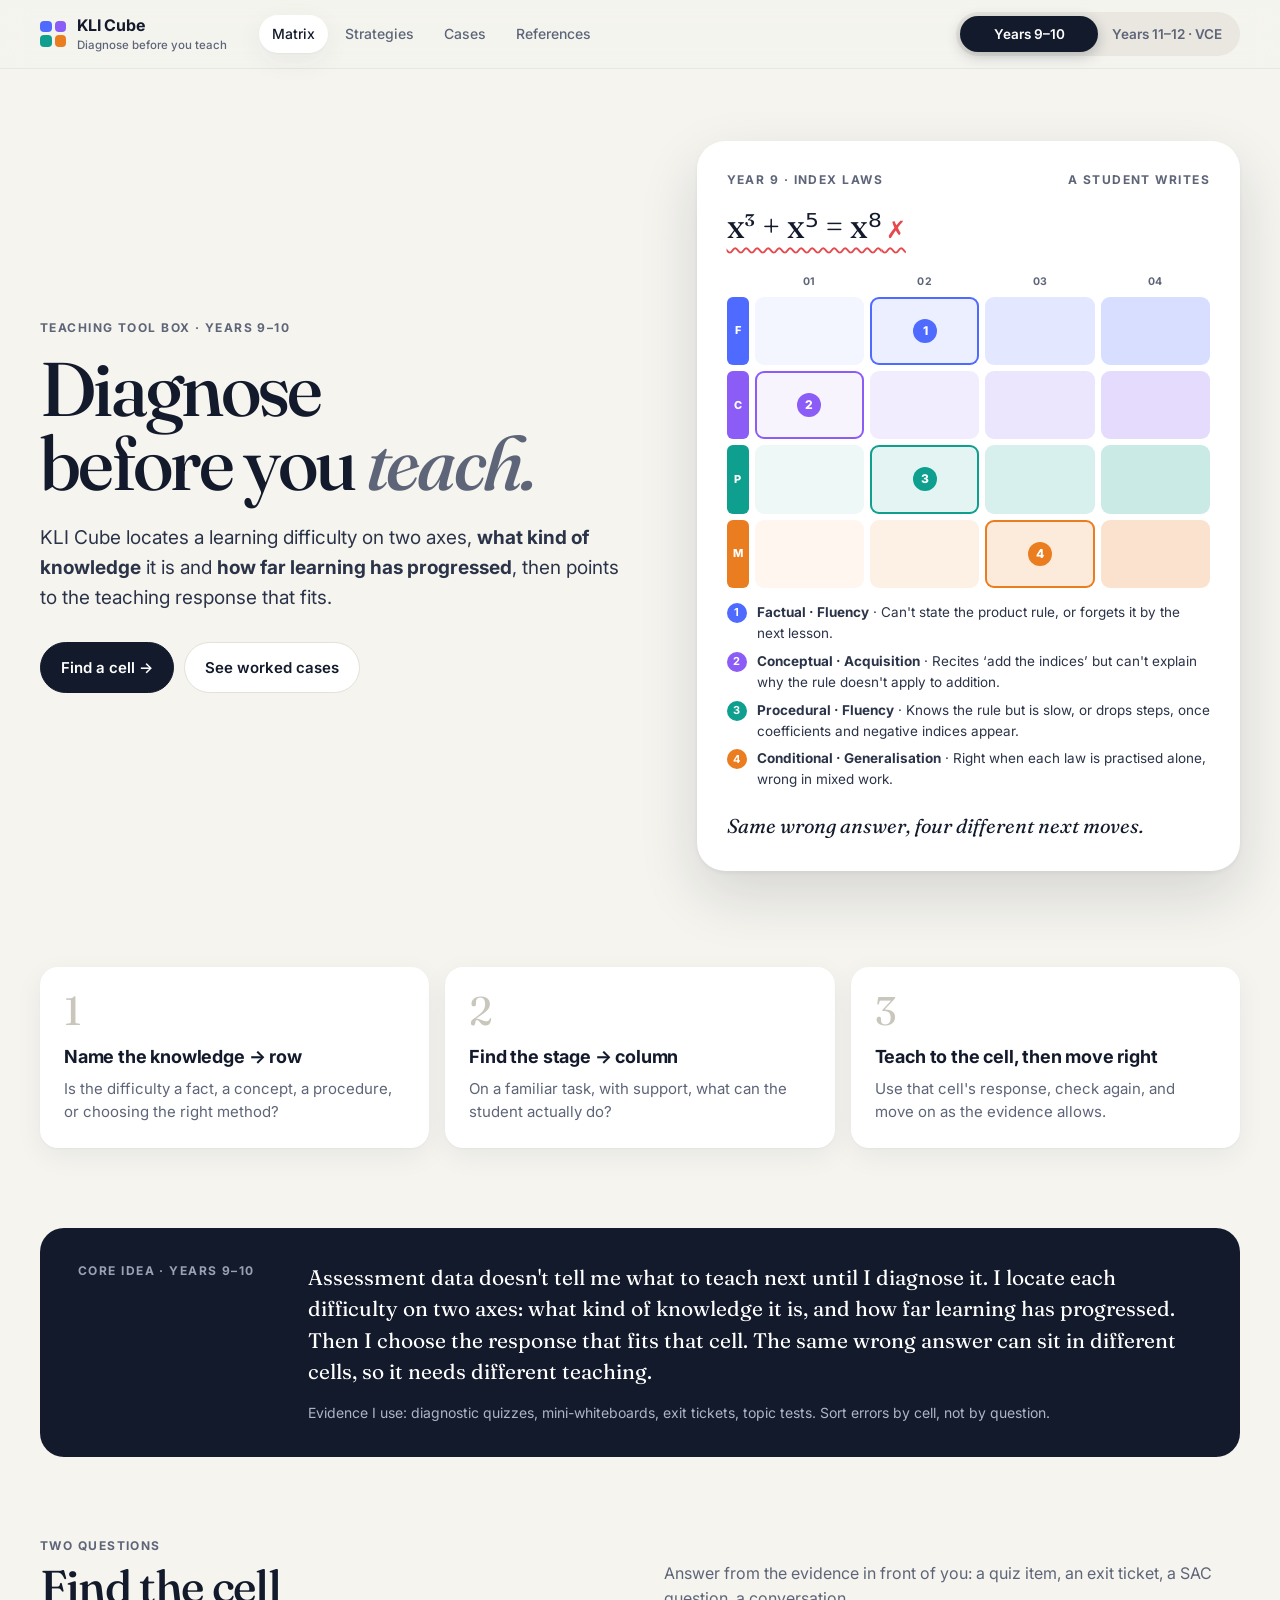
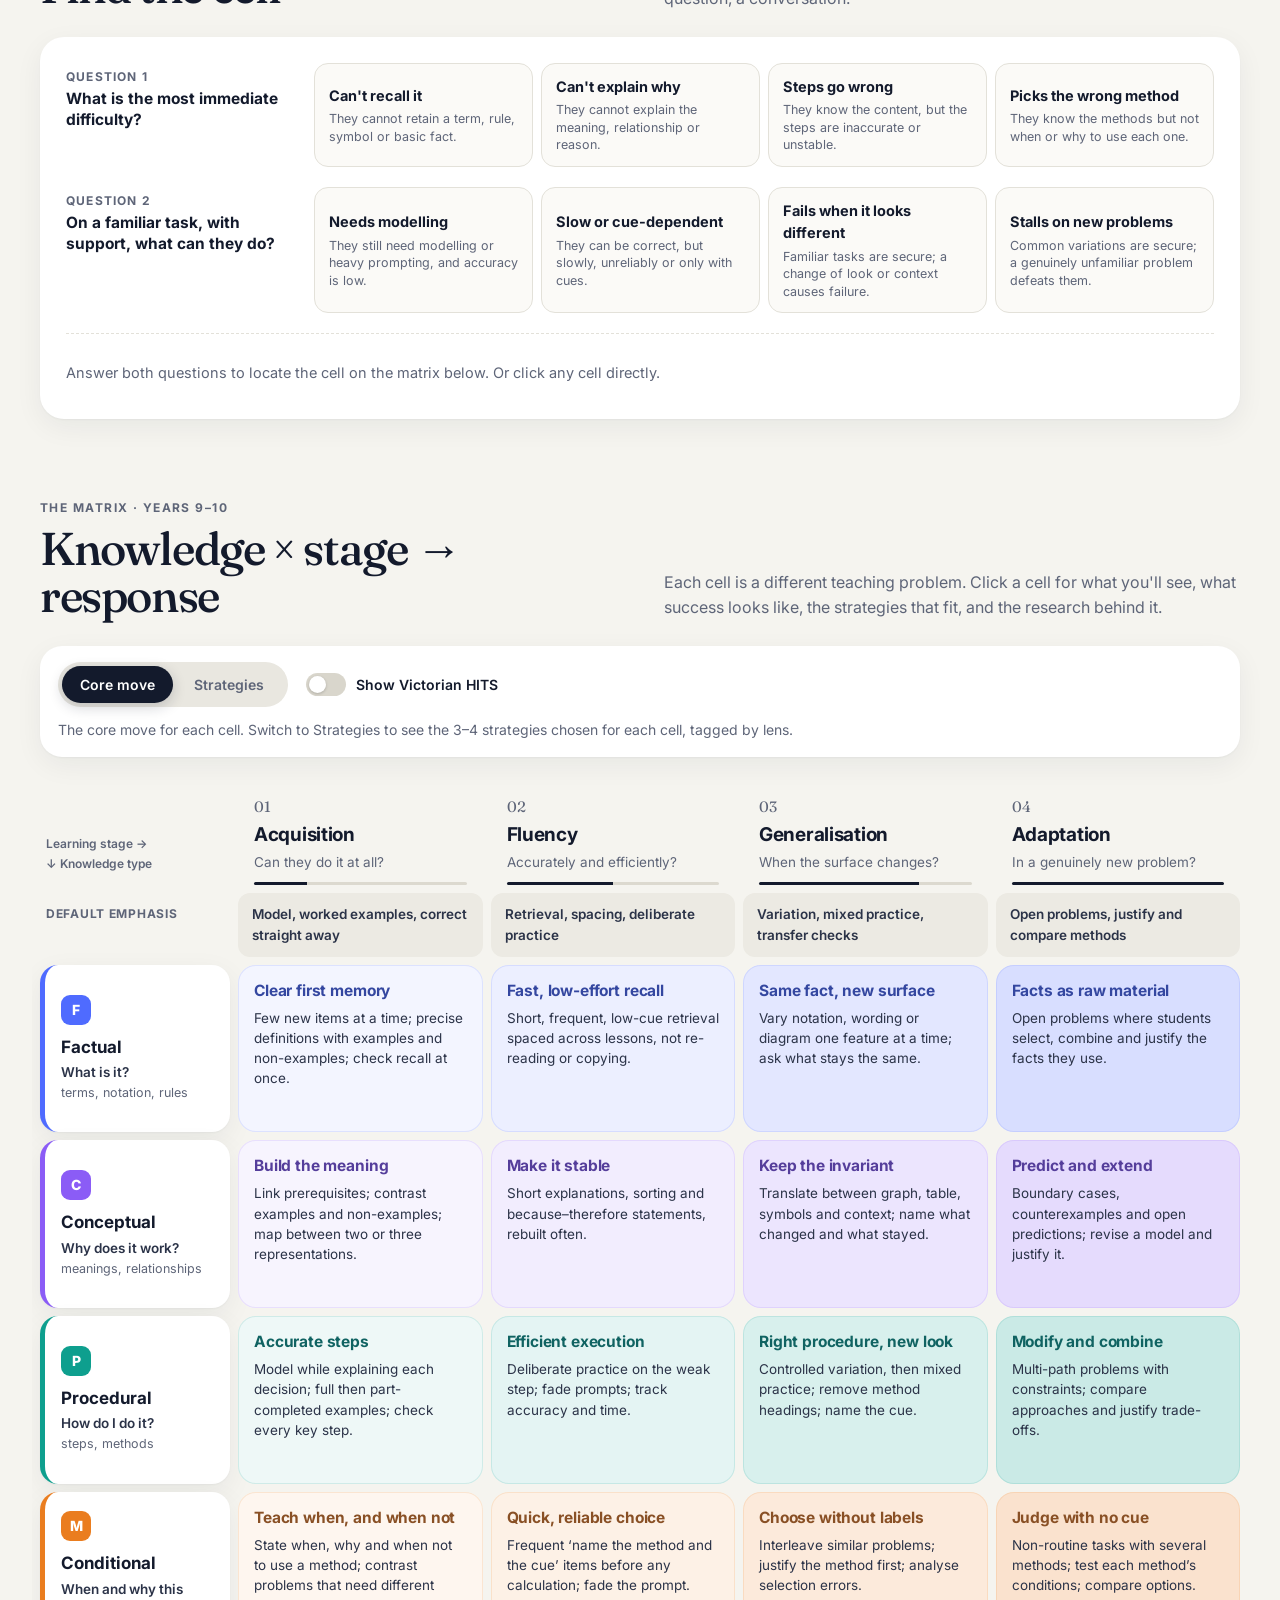
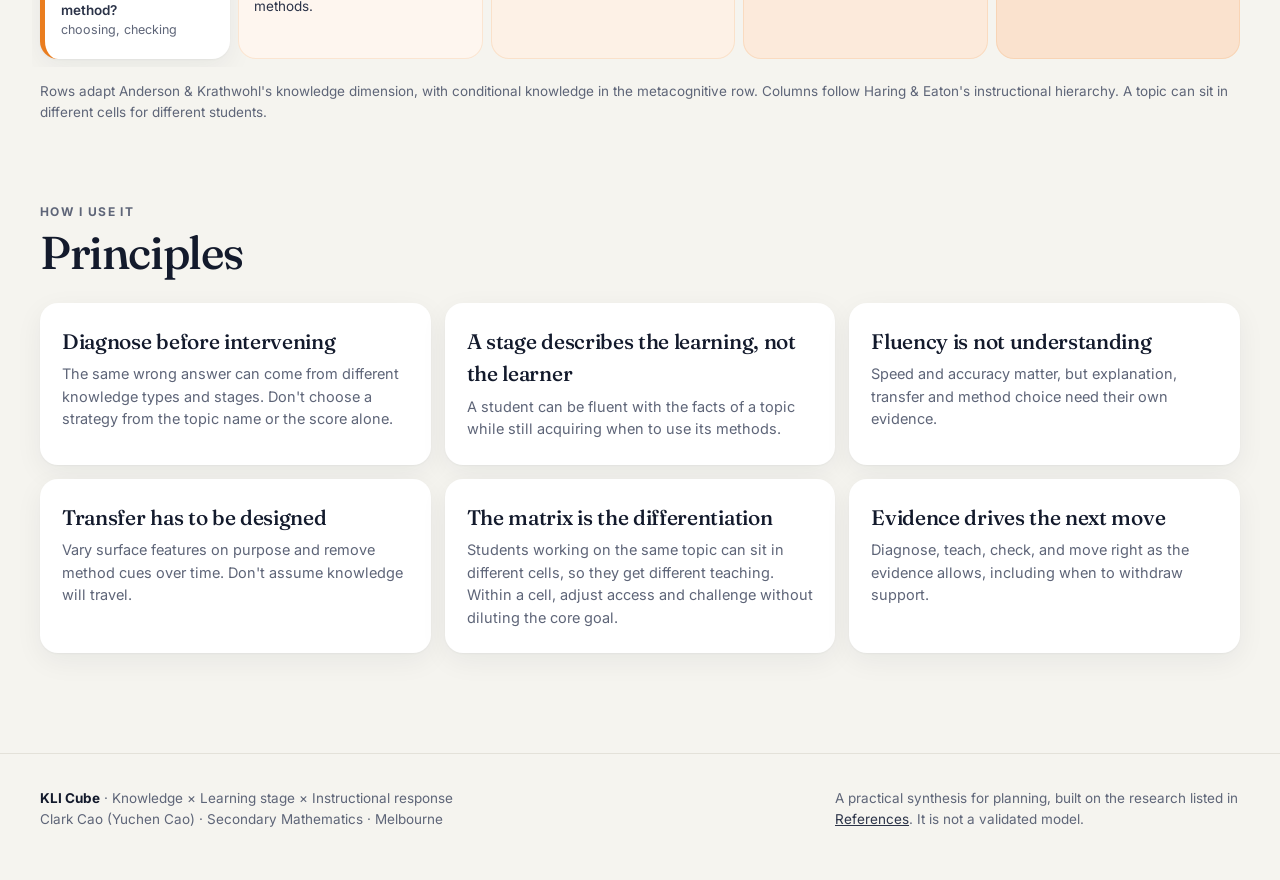
<file: index.html>
<!DOCTYPE html>
<html lang="en-AU">
<head>
<meta charset="utf-8">
<meta name="viewport" content="width=device-width, initial-scale=1">
<title>KLI Cube · Diagnose before you teach</title>
<meta name="description" content="A 4×4 diagnose matrix for secondary mathematics: locate a learning difficulty by knowledge type and learning stage, then choose the teaching response that fits.">
<meta property="og:title" content="KLI Cube · Diagnose before you teach">
<meta property="og:description" content="A 4×4 diagnose matrix for secondary mathematics: locate a learning difficulty by knowledge type and learning stage, then choose the teaching response that fits.">
<link rel="icon" href="assets/favicon.svg" type="image/svg+xml">
<link rel="preconnect" href="https://fonts.googleapis.com">
<link rel="preconnect" href="https://fonts.gstatic.com" crossorigin>
<link href="https://fonts.googleapis.com/css2?family=Fraunces:ital,opsz,wght@0,9..144,400;0,9..144,500;1,9..144,400;1,9..144,500&family=Inter:wght@400;500;600;700;800&display=swap" rel="stylesheet">
<link rel="stylesheet" href="assets/style.css">
<script>try{var l=new URLSearchParams(location.search).get("level")||localStorage.getItem("kli-level");if(l)document.documentElement.dataset.level=l}catch(e){}</script>
</head>
<body data-page="home">
<header class="topbar">
  <div class="shell">
    <a class="brand" href="index.html" data-keep-level><span class="brand-mark"><i></i><i></i><i></i><i></i></span><span>KLI Cube<small>Diagnose before you teach</small></span></a>
    <nav class="nav" aria-label="Main"><a href="index.html" data-keep-level aria-current="page">Matrix</a><a href="strategies.html" data-keep-level>Strategies</a><a href="cases.html" data-keep-level>Cases</a><a href="references.html" data-keep-level>References</a></nav>
    <div class="level-toggle" role="group" aria-label="Year band" data-level="junior">
      <span class="thumb"></span>
      <button data-level="junior" aria-pressed="true">Years 9–10</button>
      <button data-level="senior" aria-pressed="false">Years 11–12 · VCE</button>
    </div>
  </div>
</header>
<main>
  <div class="shell">
    <section class="hero">
      <div>
        <div class="eyebrow">Teaching Tool Box · <span data-level-label>Years 9–10</span></div>
        <h1>Diagnose<br>before you <em>teach.</em></h1>
        <p class="lead">KLI Cube locates a learning difficulty on two axes, <strong>what kind of knowledge</strong> it is and <strong>how far learning has progressed</strong>, then points to the teaching response that fits.</p>
        <div class="btn-row">
          <a class="btn primary" href="#find">Find a cell →</a>
          <a class="btn" href="cases.html" data-keep-level>See worked cases</a>
        </div>
      </div>
      <div class="demo" id="demo" data-swap></div>
    </section>

    <section class="block reveal">
      <div class="steps">
        <div class="step"><div class="num">1</div><h3>Name the knowledge → row</h3><p>Is the difficulty a fact, a concept, a procedure, or choosing the right method?</p></div>
        <div class="step"><div class="num">2</div><h3>Find the stage → column</h3><p>On a familiar task, with support, what can the student actually do?</p></div>
        <div class="step"><div class="num">3</div><h3>Teach to the cell, then move right</h3><p>Use that cell's response, check again, and move on as the evidence allows.</p></div>
      </div>
    </section>

    <section class="block reveal"><div class="core-idea" id="core" data-swap></div></section>

    <section class="block" id="find">
      <div class="section-head reveal">
        <div><div class="eyebrow">Two questions</div><h2>Find the cell</h2></div>
        <p>Answer from the evidence in front of you: a quiz item, an exit ticket, a SAC question, a conversation.</p>
      </div>
      <div class="finder reveal" id="finder"></div>
    </section>

    <section class="block" id="matrix-section">
      <div class="section-head reveal">
        <div><div class="eyebrow">The matrix · <span data-level-label>Years 9–10</span></div><h2>Knowledge × stage → response</h2></div>
        <p>Each cell is a different teaching problem. Click a cell for what you'll see, what success looks like, the strategies that fit, and the research behind it.</p>
      </div>
      <div class="lens-panel reveal">
        <div class="view-row">
          <div class="seg" id="view-seg" role="group" aria-label="Show in each cell">
            <button data-view="core" aria-pressed="true">Core move</button>
            <button data-view="strategies" aria-pressed="false">Strategies</button>
          </div>
          <label class="switch"><input type="checkbox" id="hits-switch"><span class="track" aria-hidden="true"></span>Show Victorian HITS</label>
        </div>
        <div class="lens-bar" id="lens-filter" role="group" aria-label="Filter strategies by lens" hidden></div>
        <p class="lens-q" id="lens-question"></p>
      </div>
      <div class="matrix-scroll reveal"><div class="matrix" id="matrix" data-swap></div></div>
      <p class="matrix-note">Rows adapt Anderson &amp; Krathwohl's knowledge dimension, with conditional knowledge in the metacognitive row. Columns follow Haring &amp; Eaton's instructional hierarchy. A topic can sit in different cells for different students.</p>
    </section>

    <section class="block">
      <div class="section-head reveal"><div><div class="eyebrow">How I use it</div><h2>Principles</h2></div></div>
      <div class="principles reveal" id="principles" data-swap></div>
    </section>
  </div>
</main>
<dialog class="drawer" id="drawer" aria-label="Cell detail"></dialog>

<footer class="footer">
  <div class="shell">
    <div><strong style="color:var(--ink)">KLI Cube</strong> · Knowledge × Learning stage × Instructional response<br>Clark Cao (Yuchen Cao) · Secondary Mathematics · Melbourne</div>
    <div style="max-width:30em">A practical synthesis for planning, built on the research listed in <a href="references.html" data-keep-level>References</a>. It is not a validated model.</div>
  </div>
</footer>
<script src="assets/data.js"></script>
<script src="assets/strategies.js"></script>
<script src="assets/app.js"></script>
</body>
</html>
</file>
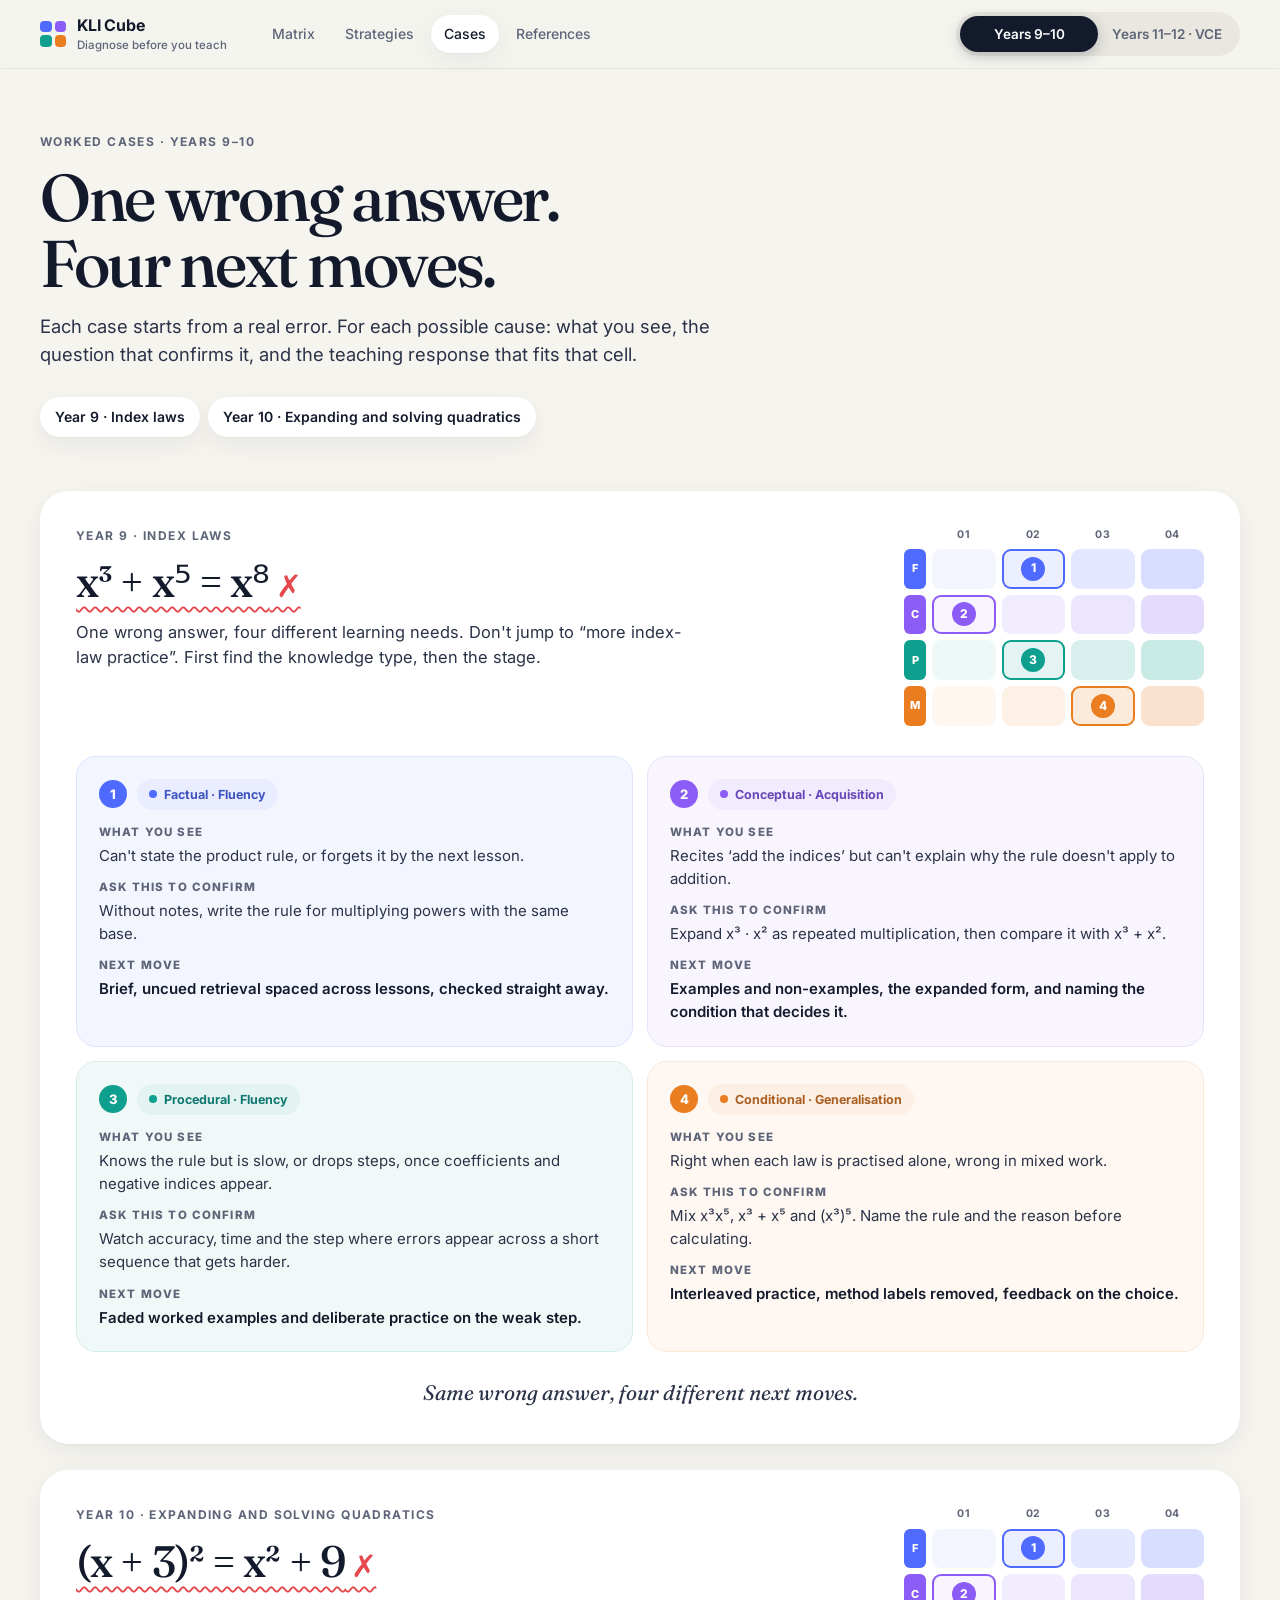
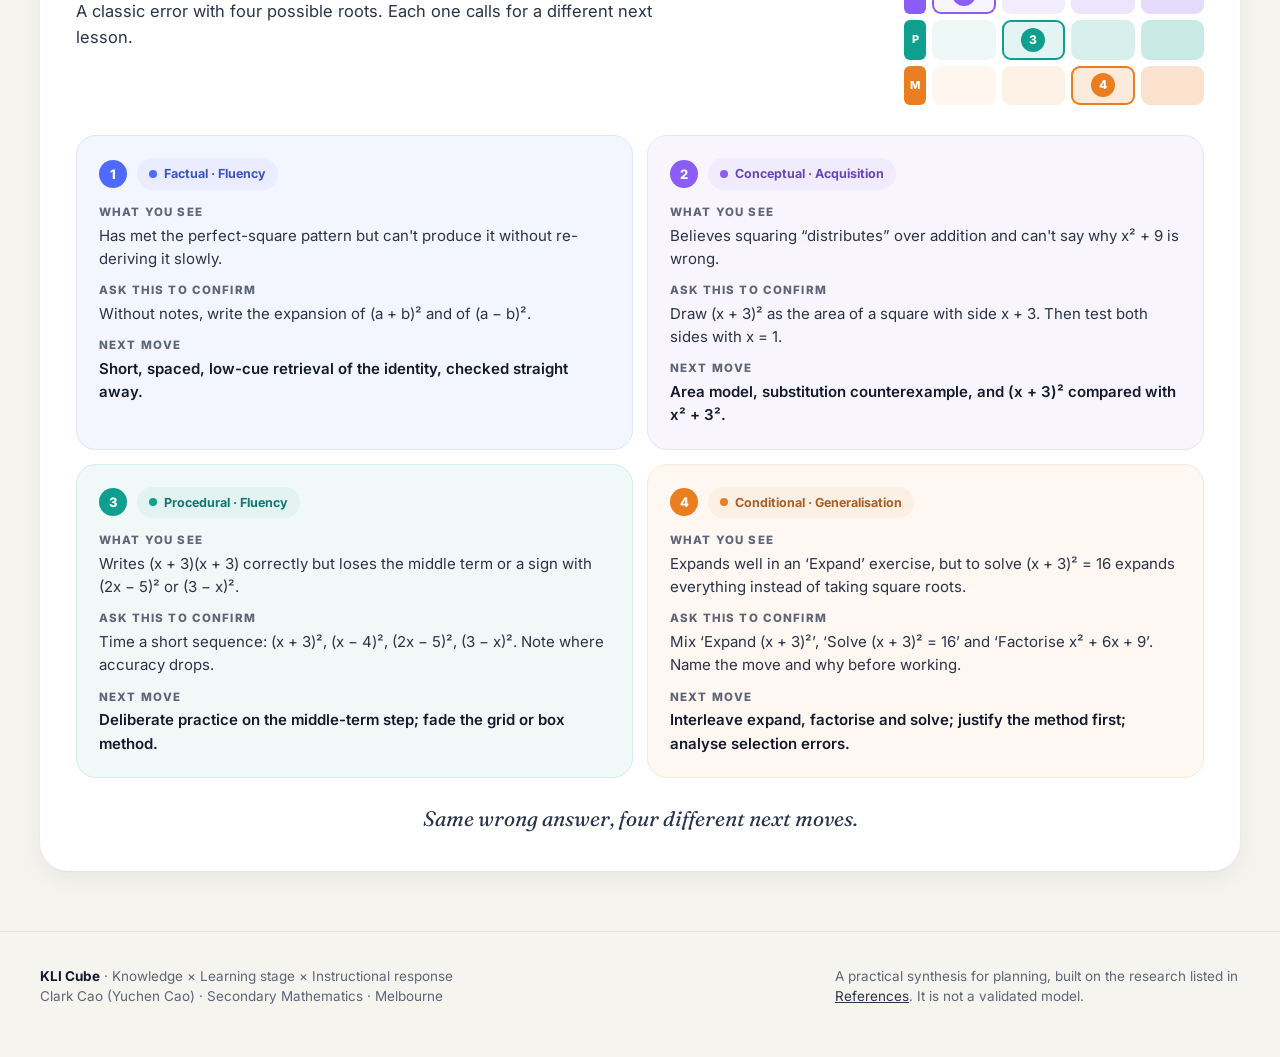
<file: cases.html>
<!DOCTYPE html>
<html lang="en-AU">
<head>
<meta charset="utf-8">
<meta name="viewport" content="width=device-width, initial-scale=1">
<title>Cases · KLI Cube</title>
<meta name="description" content="Worked cases: the same wrong answer in mathematics can sit in four different cells and need four different next moves.">
<meta property="og:title" content="Cases · KLI Cube">
<meta property="og:description" content="Worked cases: the same wrong answer in mathematics can sit in four different cells and need four different next moves.">
<link rel="icon" href="assets/favicon.svg" type="image/svg+xml">
<link rel="preconnect" href="https://fonts.googleapis.com">
<link rel="preconnect" href="https://fonts.gstatic.com" crossorigin>
<link href="https://fonts.googleapis.com/css2?family=Fraunces:ital,opsz,wght@0,9..144,400;0,9..144,500;1,9..144,400;1,9..144,500&family=Inter:wght@400;500;600;700;800&display=swap" rel="stylesheet">
<link rel="stylesheet" href="assets/style.css">
<script>try{var l=new URLSearchParams(location.search).get("level")||localStorage.getItem("kli-level");if(l)document.documentElement.dataset.level=l}catch(e){}</script>
</head>
<body data-page="cases">
<header class="topbar">
  <div class="shell">
    <a class="brand" href="index.html" data-keep-level><span class="brand-mark"><i></i><i></i><i></i><i></i></span><span>KLI Cube<small>Diagnose before you teach</small></span></a>
    <nav class="nav" aria-label="Main"><a href="index.html" data-keep-level>Matrix</a><a href="strategies.html" data-keep-level>Strategies</a><a href="cases.html" data-keep-level aria-current="page">Cases</a><a href="references.html" data-keep-level>References</a></nav>
    <div class="level-toggle" role="group" aria-label="Year band" data-level="junior">
      <span class="thumb"></span>
      <button data-level="junior" aria-pressed="true">Years 9–10</button>
      <button data-level="senior" aria-pressed="false">Years 11–12 · VCE</button>
    </div>
  </div>
</header>
<main>
  <div class="shell">
    <section class="page-hero">
      <div class="eyebrow">Worked cases · <span data-level-label>Years 9–10</span></div>
      <h1>One wrong answer.<br>Four next moves.</h1>
      <p>Each case starts from a real error. For each possible cause: what you see, the question that confirms it, and the teaching response that fits that cell.</p>
      <div class="case-tabs" id="case-tabs"></div>
    </section>
    <div id="cases" data-swap></div>
  </div>
</main>

<footer class="footer">
  <div class="shell">
    <div><strong style="color:var(--ink)">KLI Cube</strong> · Knowledge × Learning stage × Instructional response<br>Clark Cao (Yuchen Cao) · Secondary Mathematics · Melbourne</div>
    <div style="max-width:30em">A practical synthesis for planning, built on the research listed in <a href="references.html" data-keep-level>References</a>. It is not a validated model.</div>
  </div>
</footer>
<script src="assets/data.js"></script>
<script src="assets/strategies.js"></script>
<script src="assets/app.js"></script>
</body>
</html>
</file>
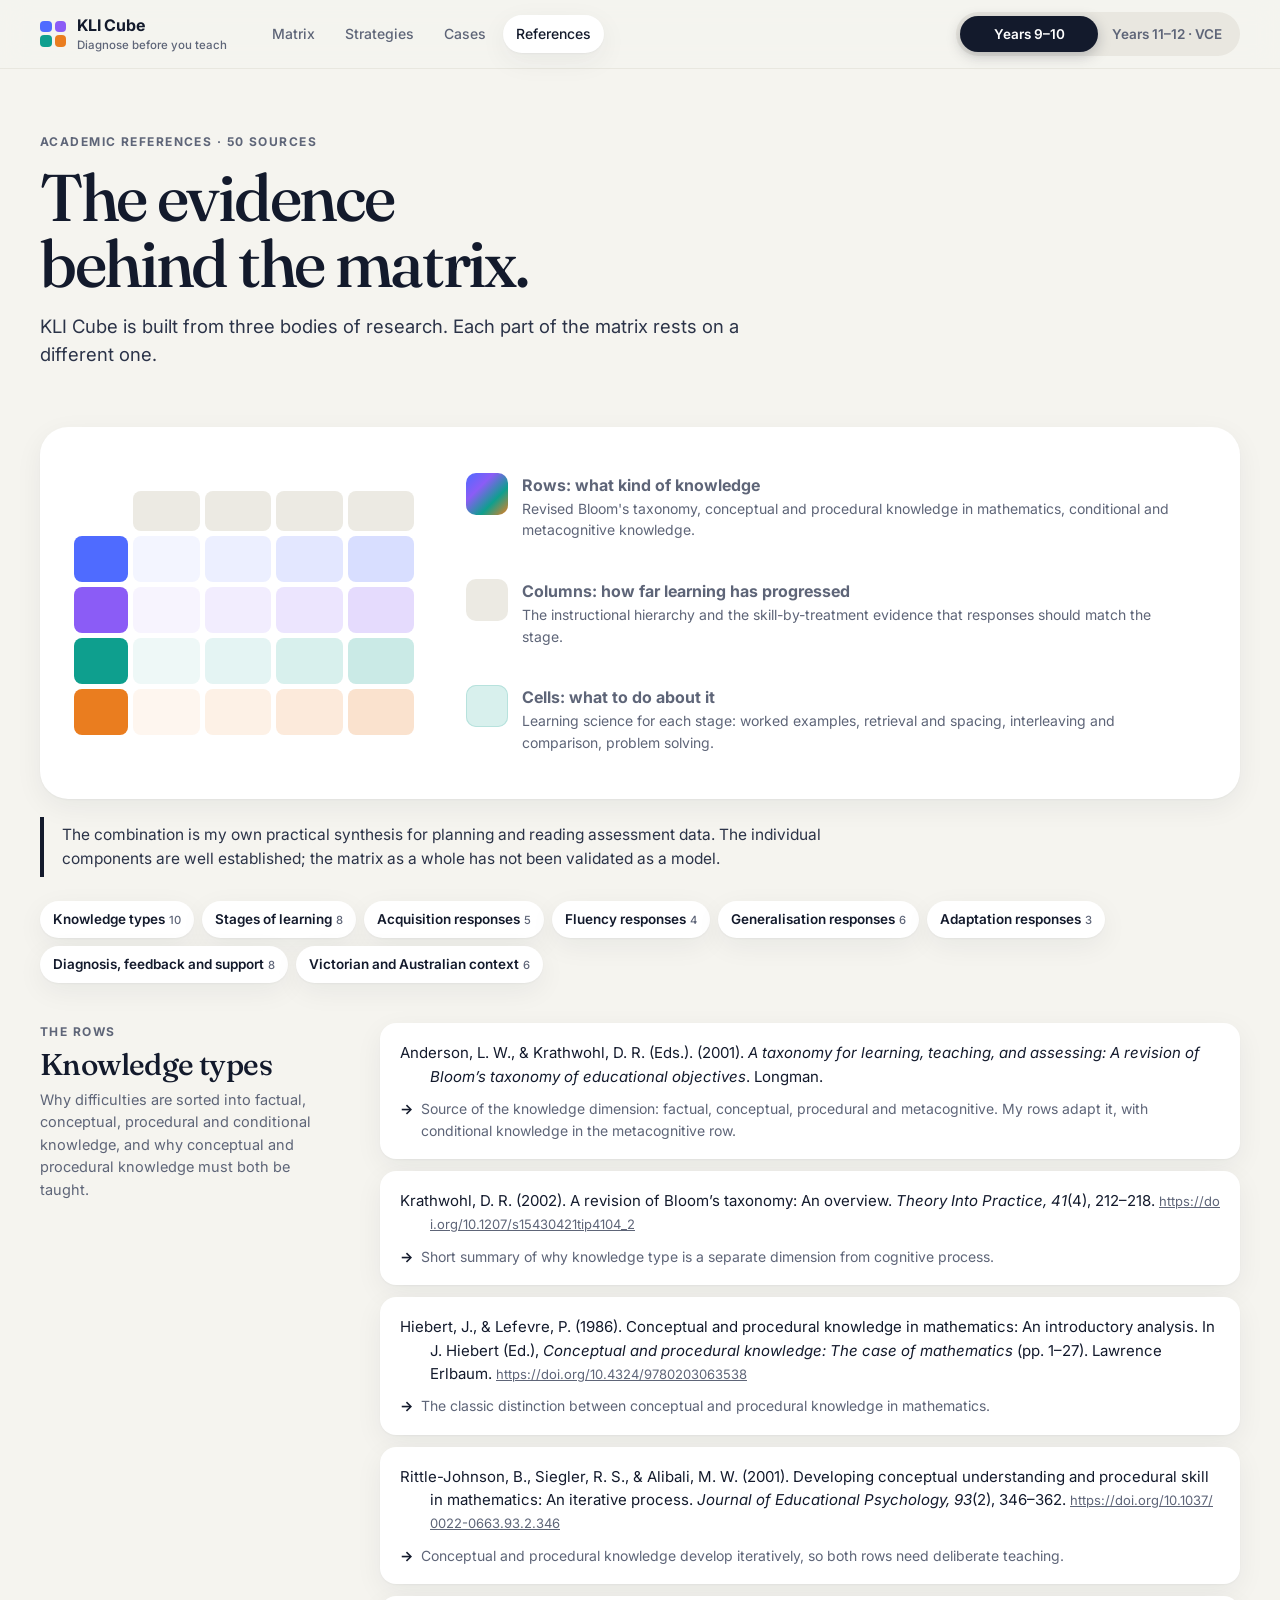
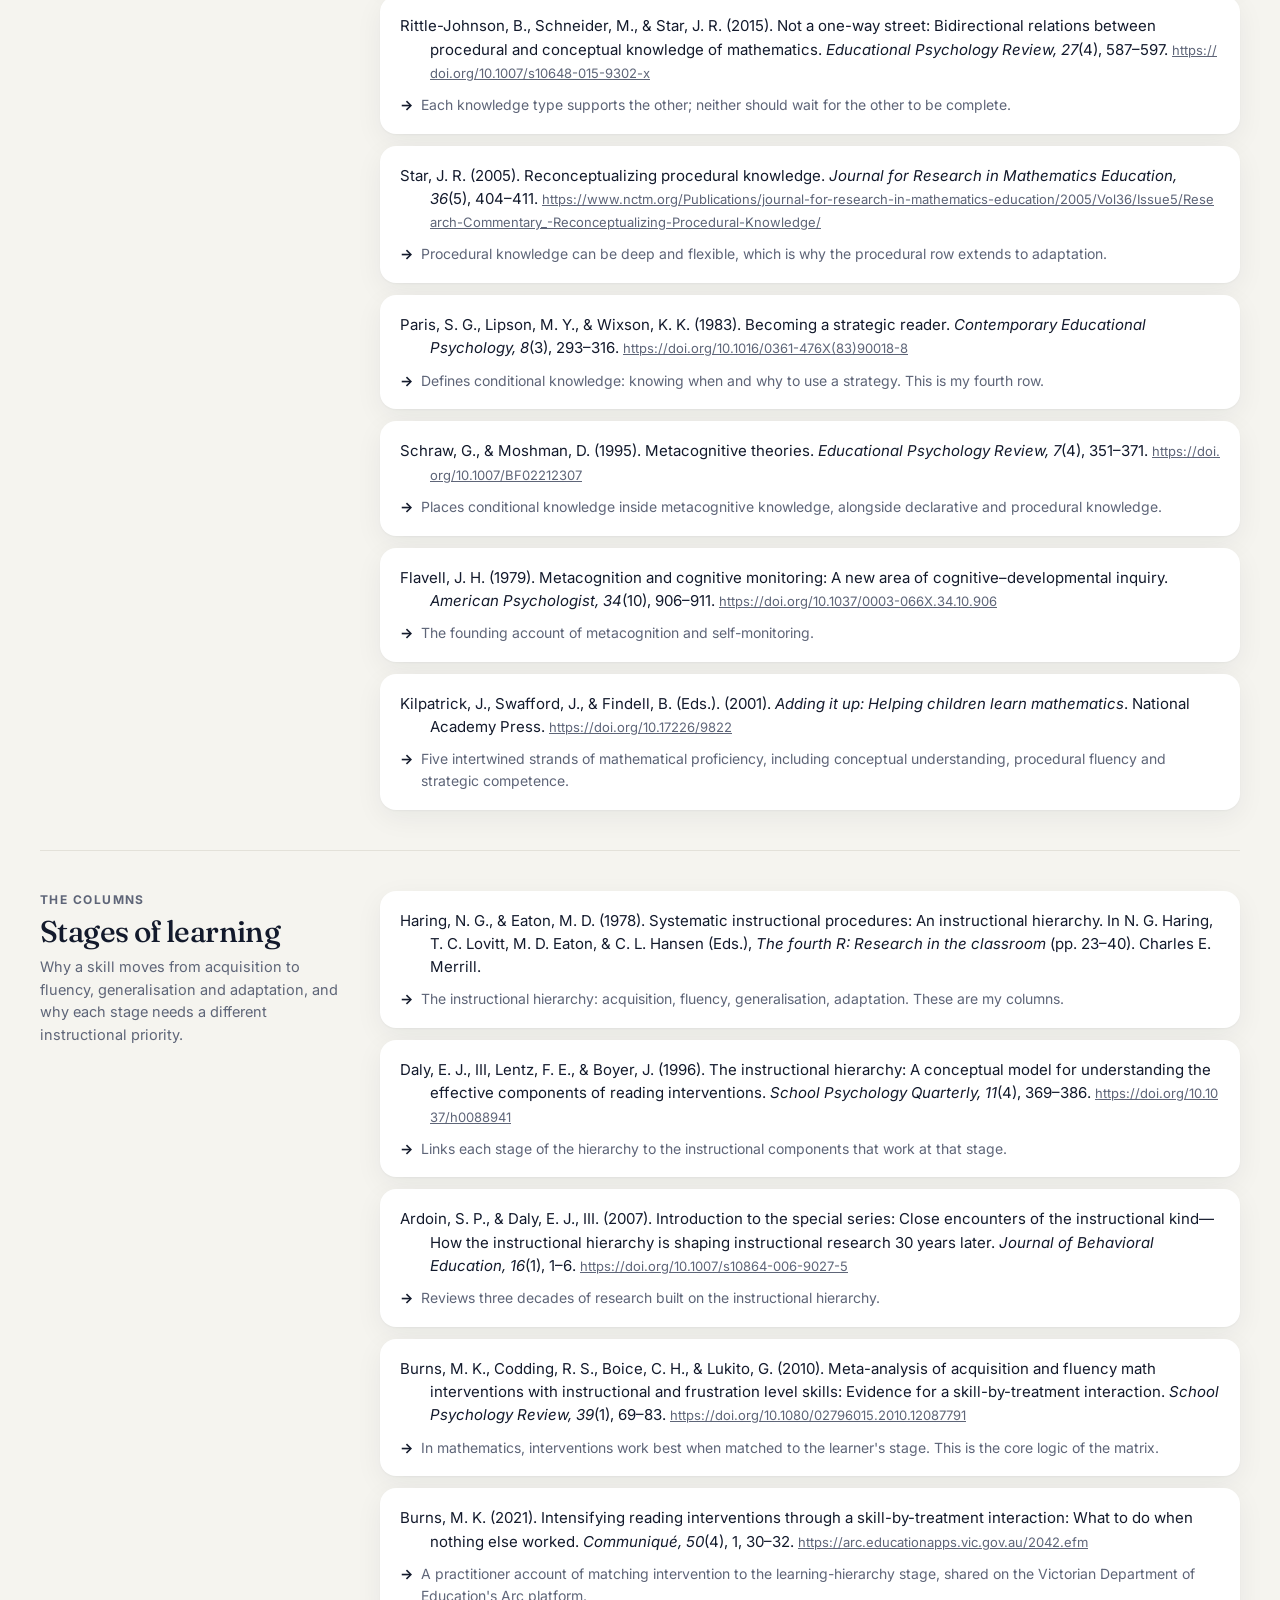
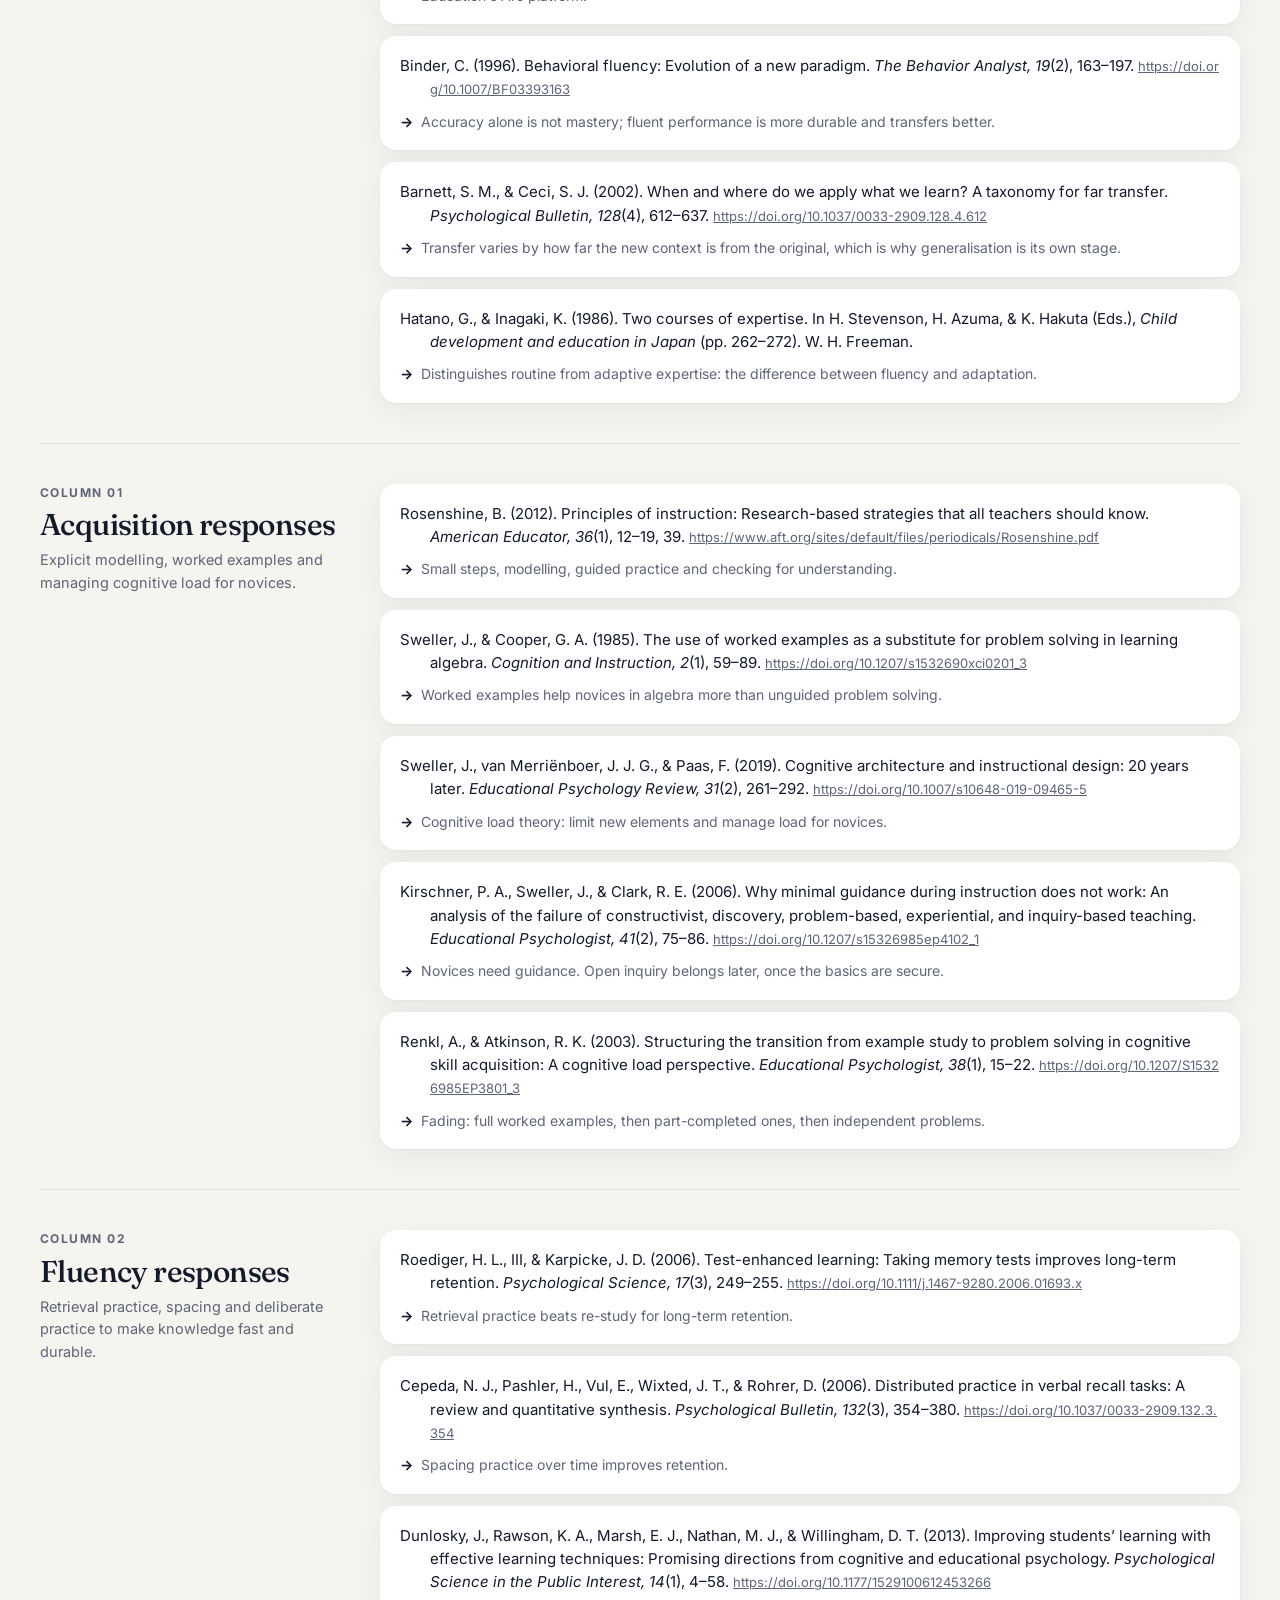
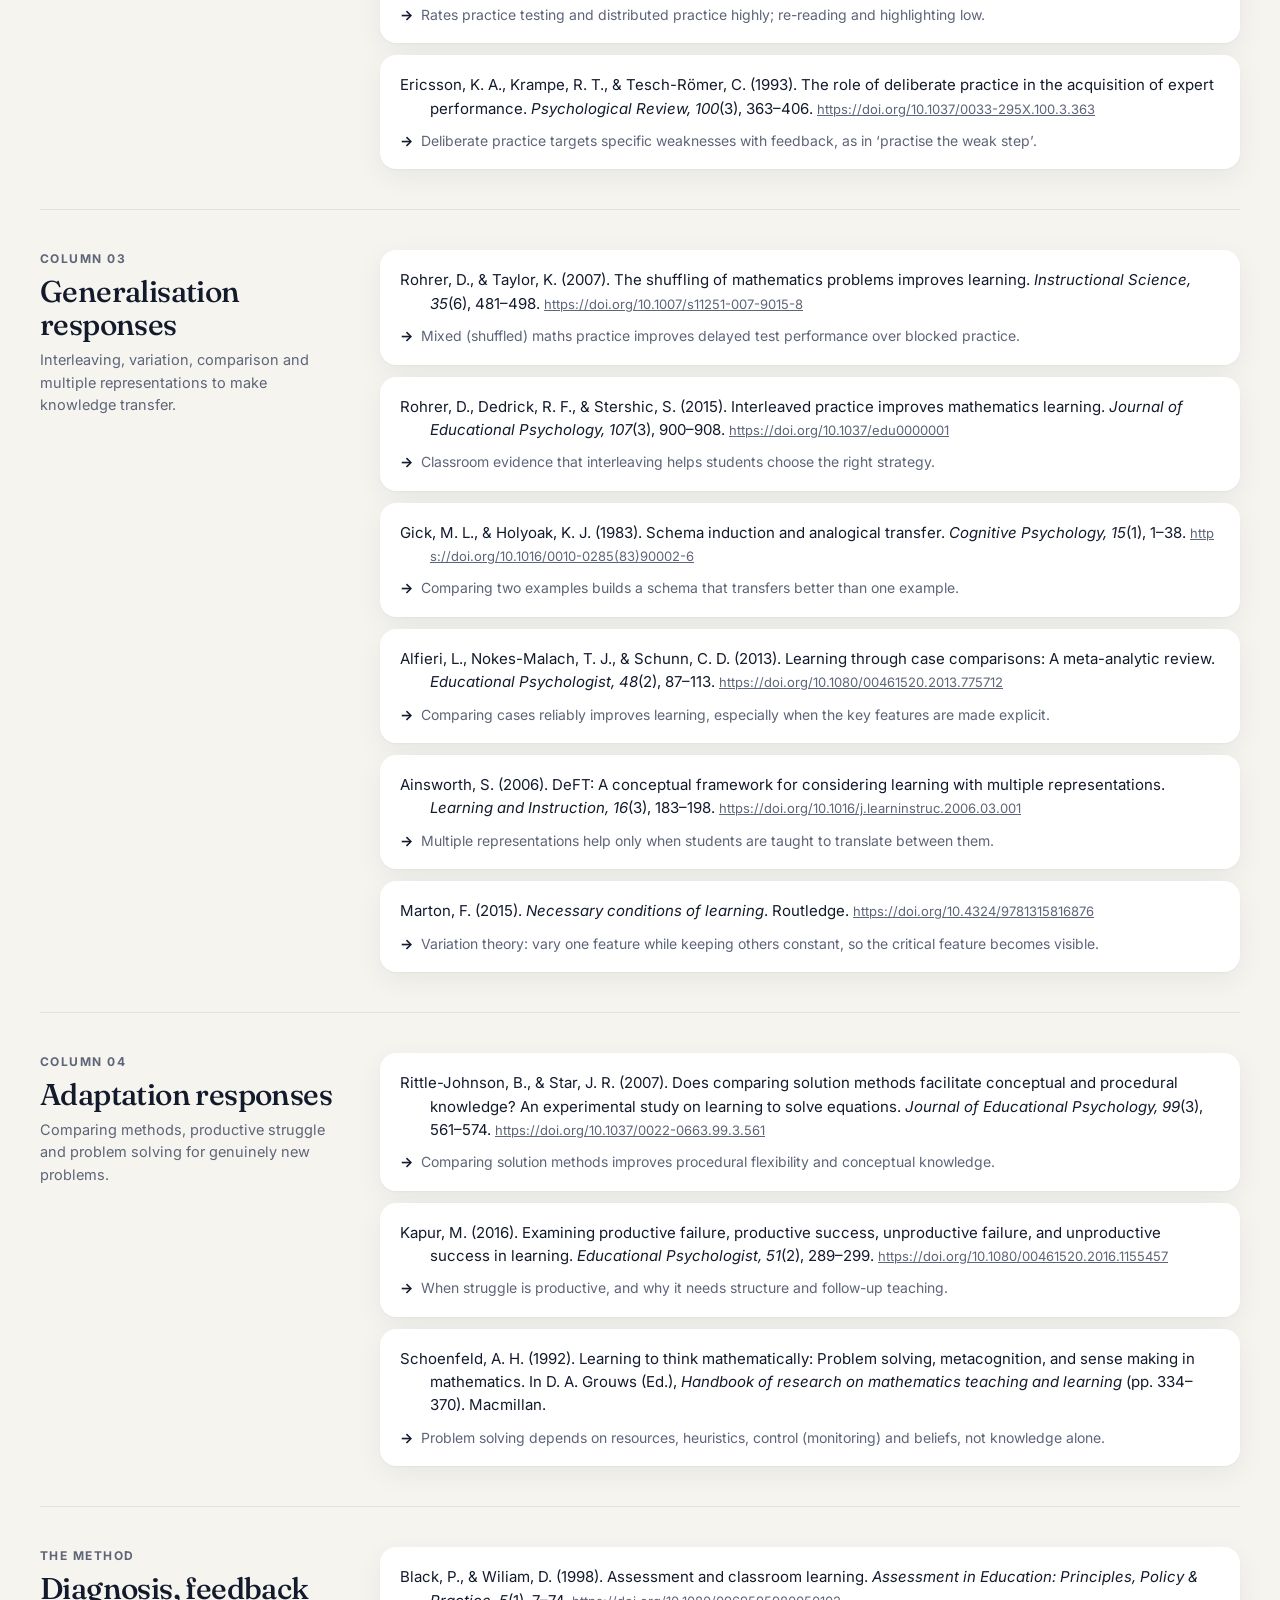
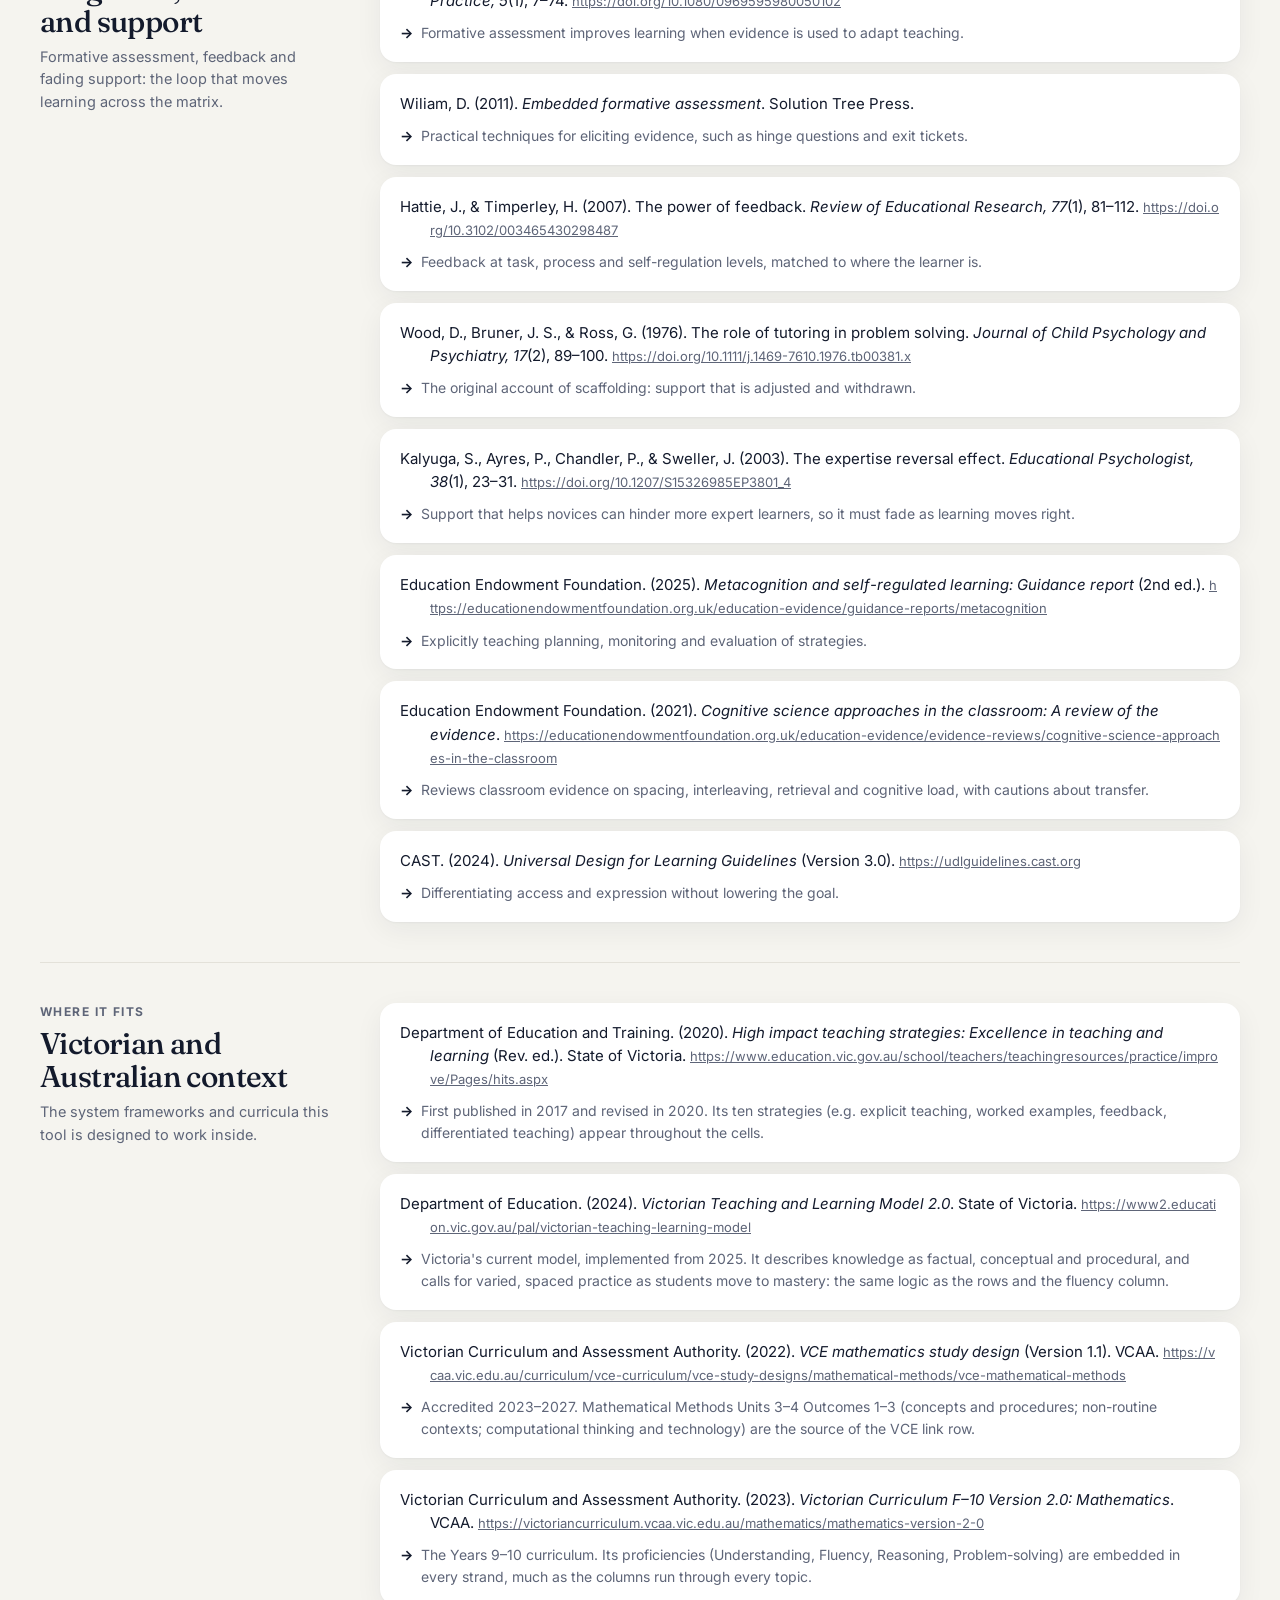
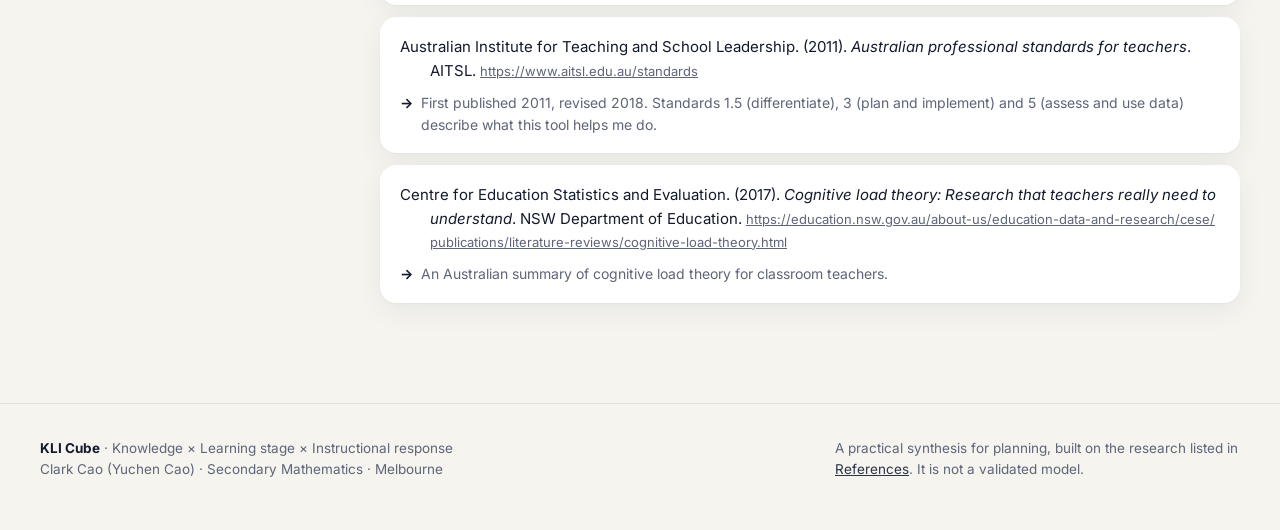
<file: references.html>
<!DOCTYPE html>
<html lang="en-AU">
<head>
<meta charset="utf-8">
<meta name="viewport" content="width=device-width, initial-scale=1">
<title>References · KLI Cube</title>
<meta name="description" content="The research behind KLI Cube: knowledge types, the instructional hierarchy, and evidence for each teaching response.">
<meta property="og:title" content="References · KLI Cube">
<meta property="og:description" content="The research behind KLI Cube: knowledge types, the instructional hierarchy, and evidence for each teaching response.">
<link rel="icon" href="assets/favicon.svg" type="image/svg+xml">
<link rel="preconnect" href="https://fonts.googleapis.com">
<link rel="preconnect" href="https://fonts.gstatic.com" crossorigin>
<link href="https://fonts.googleapis.com/css2?family=Fraunces:ital,opsz,wght@0,9..144,400;0,9..144,500;1,9..144,400;1,9..144,500&family=Inter:wght@400;500;600;700;800&display=swap" rel="stylesheet">
<link rel="stylesheet" href="assets/style.css">
<script>try{var l=new URLSearchParams(location.search).get("level")||localStorage.getItem("kli-level");if(l)document.documentElement.dataset.level=l}catch(e){}</script>
</head>
<body data-page="references">
<header class="topbar">
  <div class="shell">
    <a class="brand" href="index.html" data-keep-level><span class="brand-mark"><i></i><i></i><i></i><i></i></span><span>KLI Cube<small>Diagnose before you teach</small></span></a>
    <nav class="nav" aria-label="Main"><a href="index.html" data-keep-level>Matrix</a><a href="strategies.html" data-keep-level>Strategies</a><a href="cases.html" data-keep-level>Cases</a><a href="references.html" data-keep-level aria-current="page">References</a></nav>
    <div class="level-toggle" role="group" aria-label="Year band" data-level="junior">
      <span class="thumb"></span>
      <button data-level="junior" aria-pressed="true">Years 9–10</button>
      <button data-level="senior" aria-pressed="false">Years 11–12 · VCE</button>
    </div>
  </div>
</header>
<main>
  <div class="shell">
    <section class="page-hero">
      <div class="eyebrow">Academic references · <span id="ref-total"></span> sources</div>
      <h1>The evidence<br>behind the matrix.</h1>
      <p>KLI Cube is built from three bodies of research. Each part of the matrix rests on a different one.</p>
    </section>

    <div class="evidence-map reveal">
      <div class="emap" id="emap" aria-hidden="true"></div>
      <div class="emap-legend">
        <a href="#g-rows"><span class="sw" style="background:linear-gradient(135deg,var(--factual),var(--conceptual),var(--procedural),var(--conditional))"></span><span><b>Rows: what kind of knowledge</b><span>Revised Bloom's taxonomy, conceptual and procedural knowledge in mathematics, conditional and metacognitive knowledge.</span></span></a>
        <a href="#g-columns"><span class="sw" style="background:#ECEAE3"></span><span><b>Columns: how far learning has progressed</b><span>The instructional hierarchy and the skill-by-treatment evidence that responses should match the stage.</span></span></a>
        <a href="#g-acquisition"><span class="sw" style="background:color-mix(in srgb,var(--procedural) 16%,#fff);box-shadow:inset 0 0 0 1px color-mix(in srgb,var(--procedural) 30%,#fff)"></span><span><b>Cells: what to do about it</b><span>Learning science for each stage: worked examples, retrieval and spacing, interleaving and comparison, problem solving.</span></span></a>
      </div>
    </div>
    <p class="synthesis">The combination is my own practical synthesis for planning and reading assessment data. The individual components are well established; the matrix as a whole has not been validated as a model.</p>

    <div class="ref-index" id="ref-index"></div>
    <div id="ref-groups"></div>
  </div>
</main>

<footer class="footer">
  <div class="shell">
    <div><strong style="color:var(--ink)">KLI Cube</strong> · Knowledge × Learning stage × Instructional response<br>Clark Cao (Yuchen Cao) · Secondary Mathematics · Melbourne</div>
    <div style="max-width:30em">A practical synthesis for planning, built on the research listed in <a href="references.html" data-keep-level>References</a>. It is not a validated model.</div>
  </div>
</footer>
<script src="assets/data.js"></script>
<script src="assets/strategies.js"></script>
<script src="assets/app.js"></script>
</body>
</html>
</file>
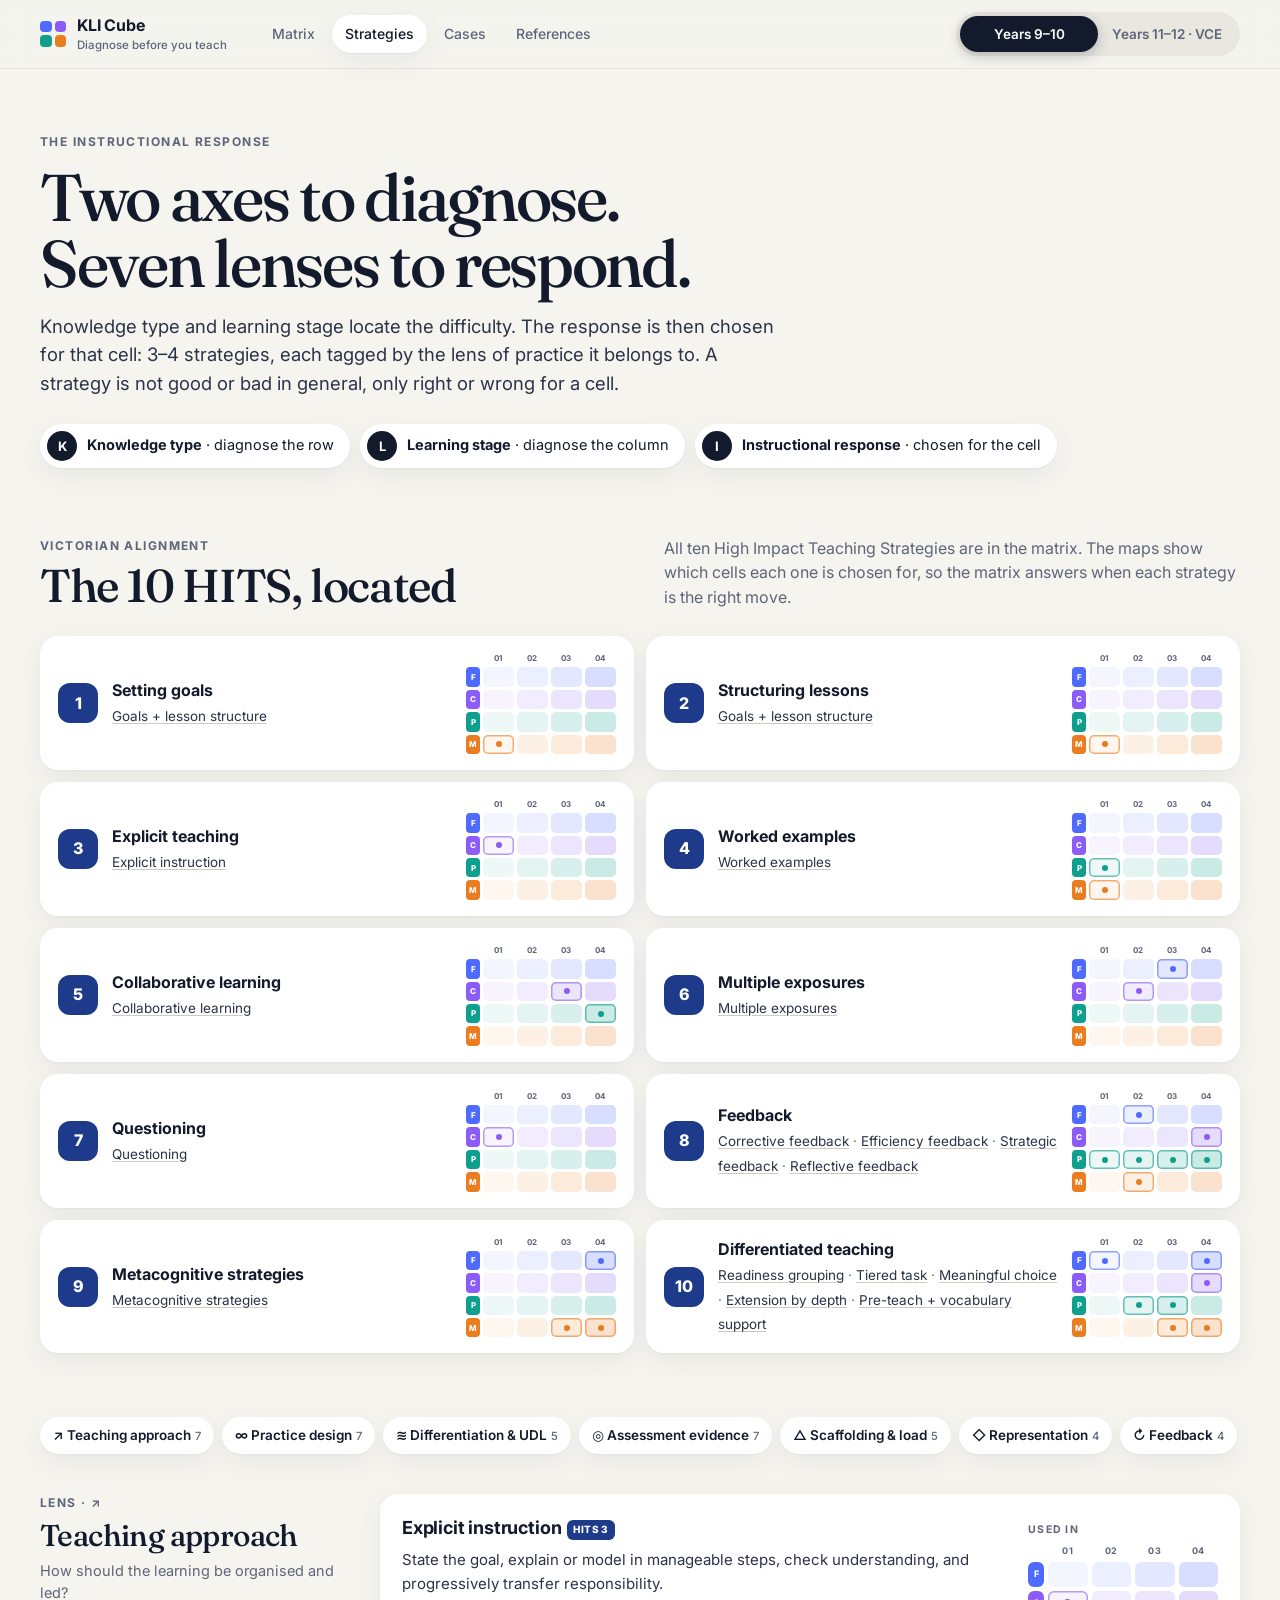
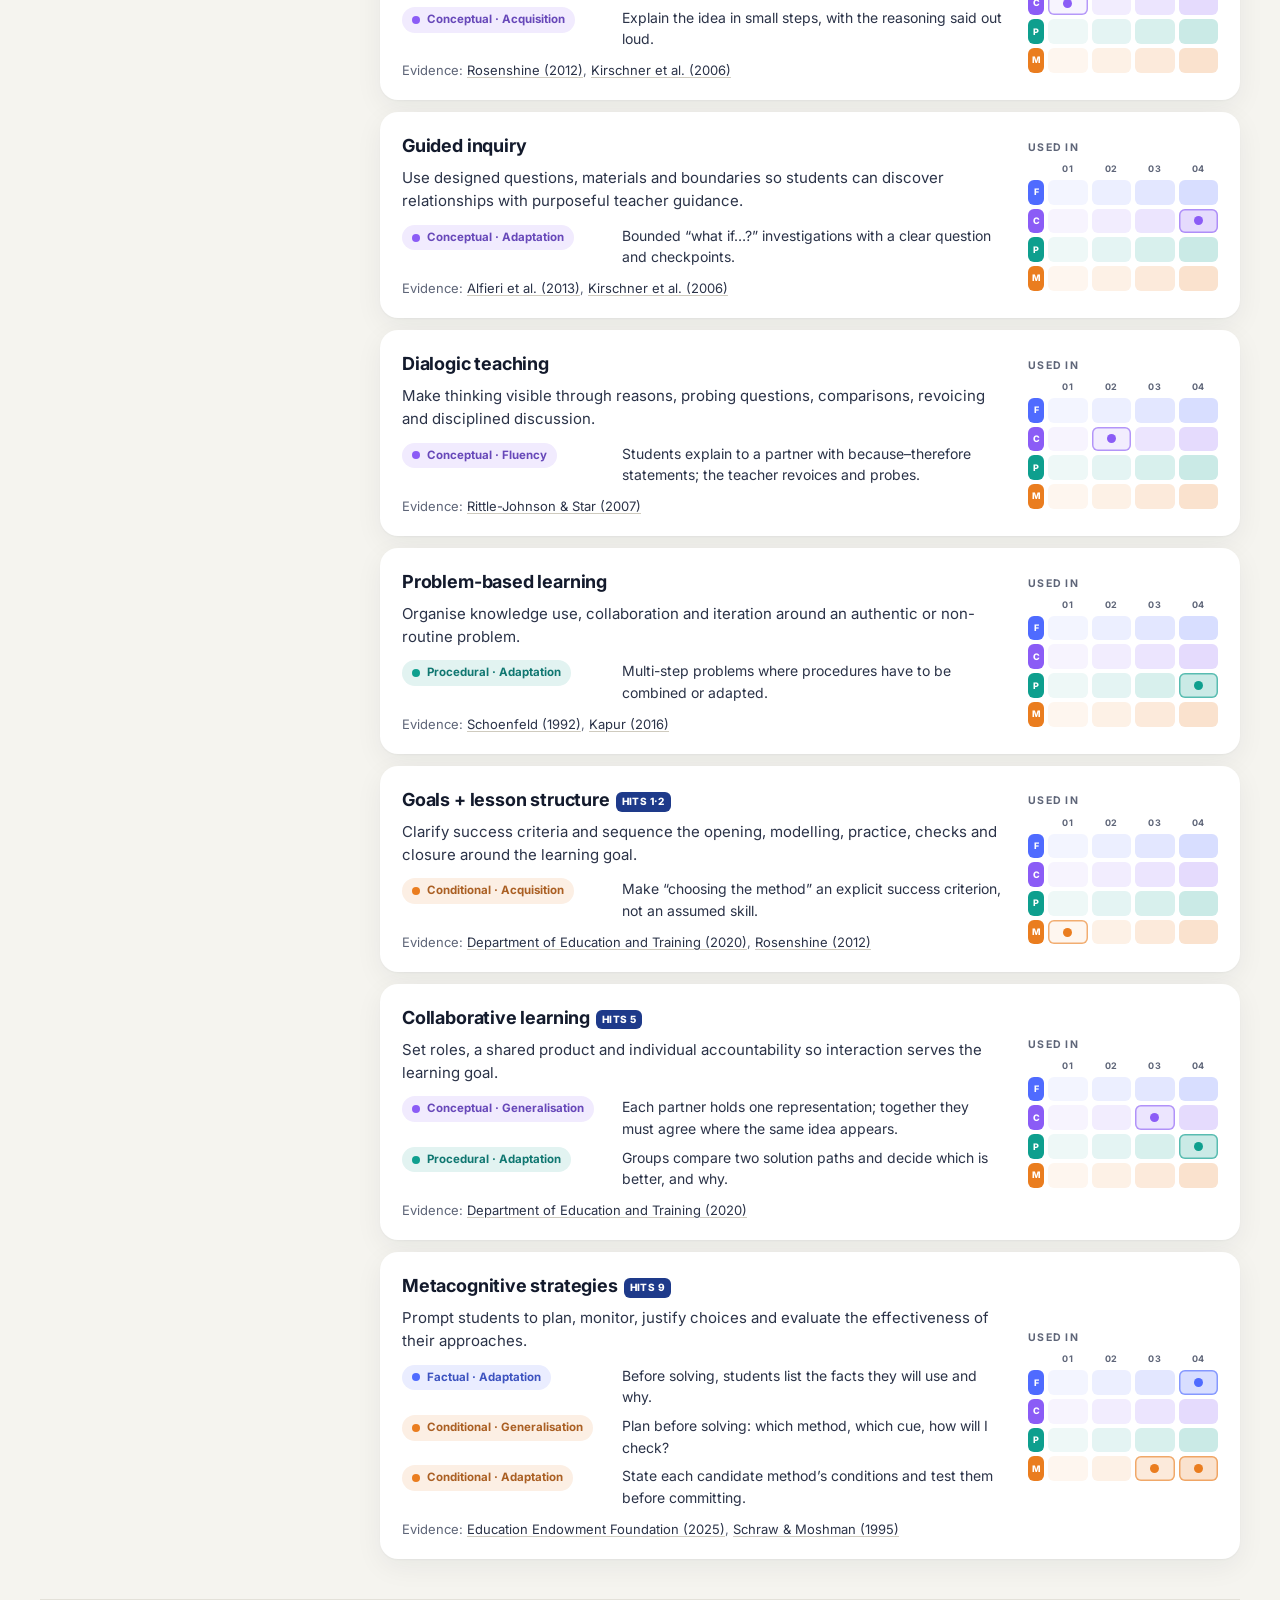
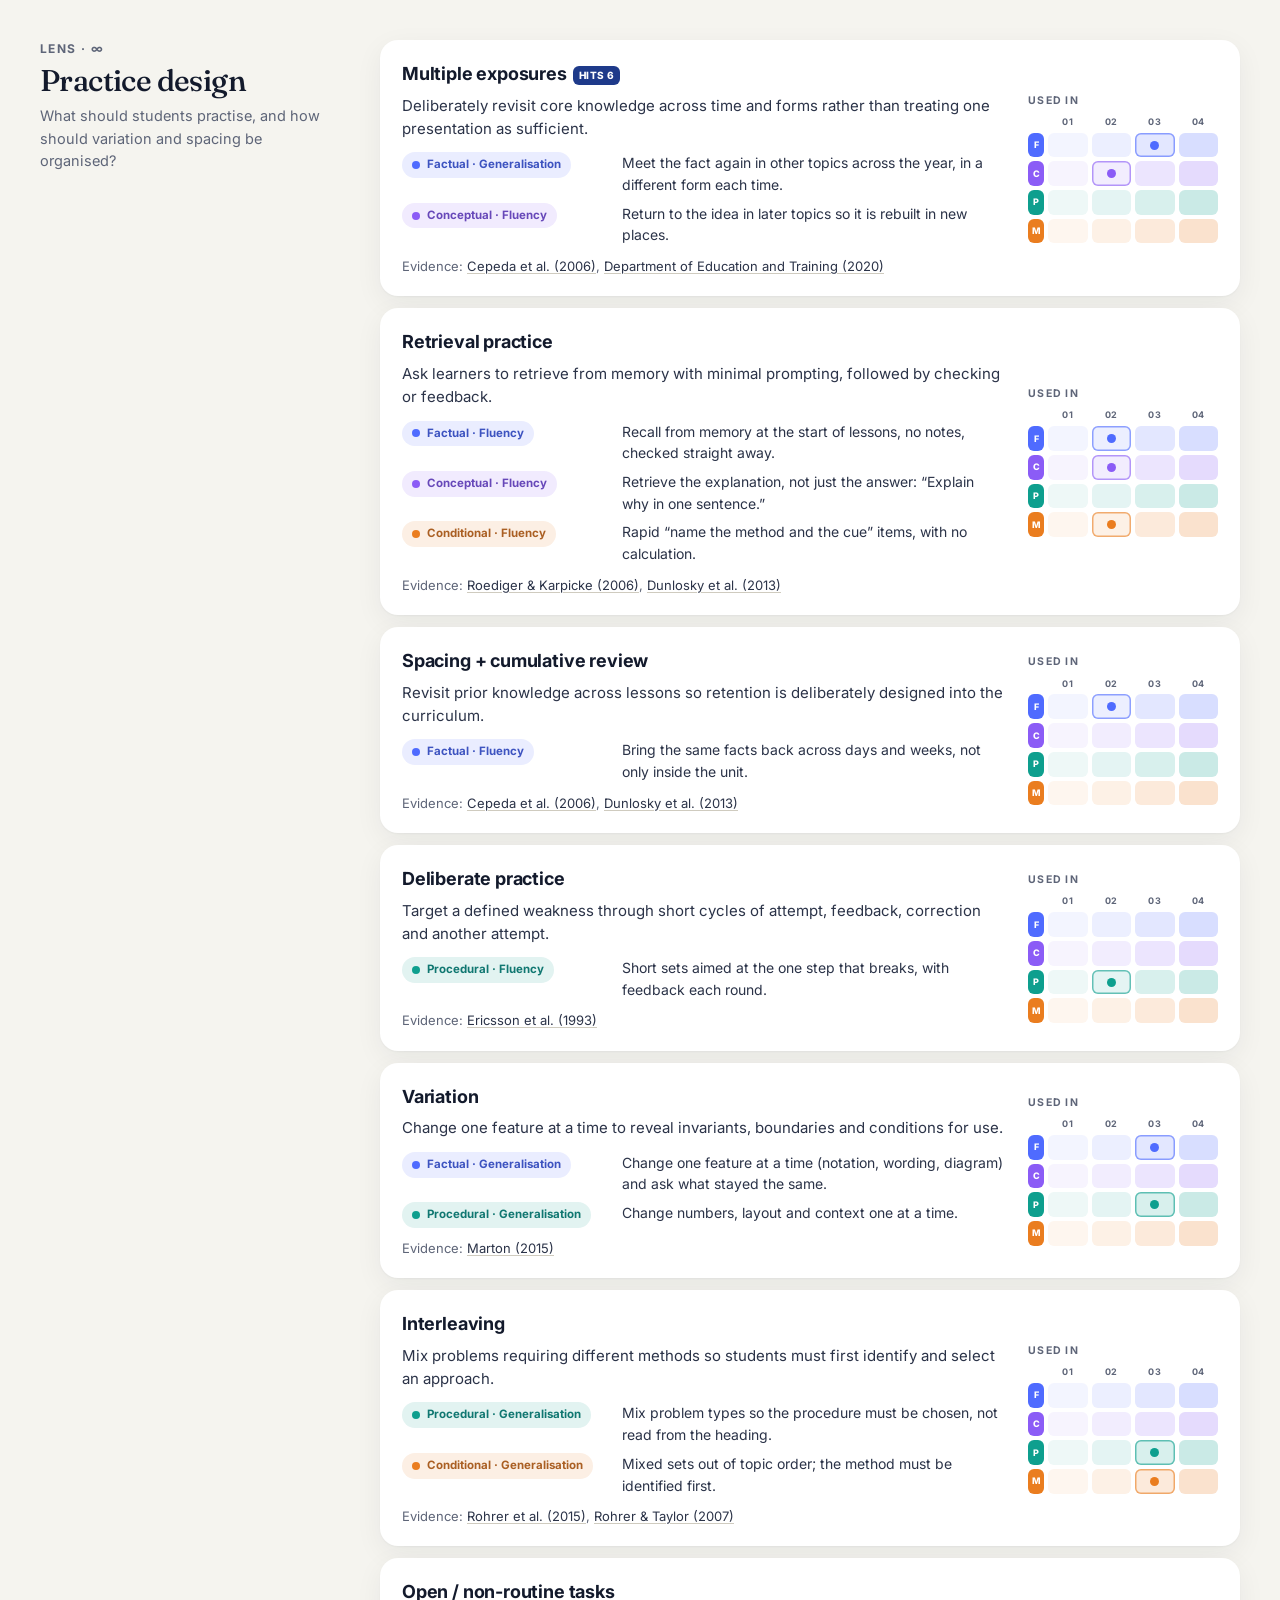
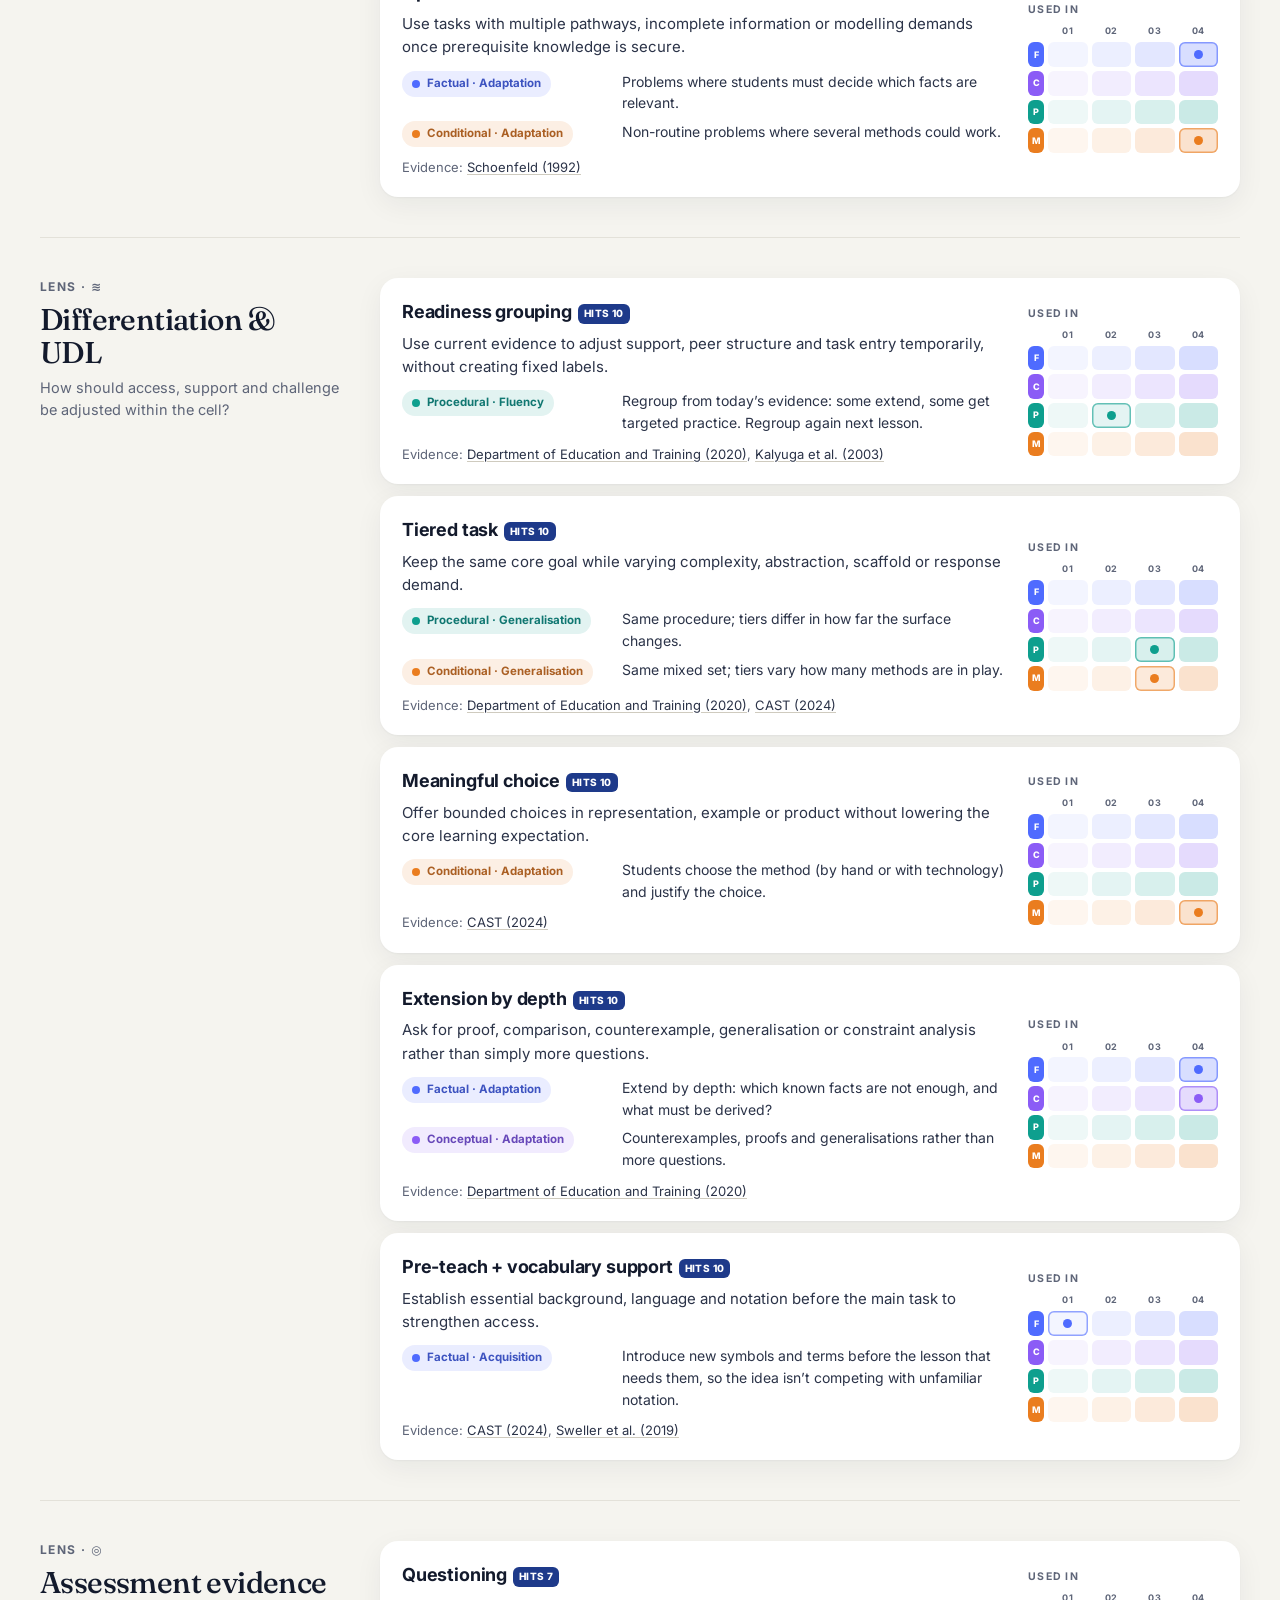
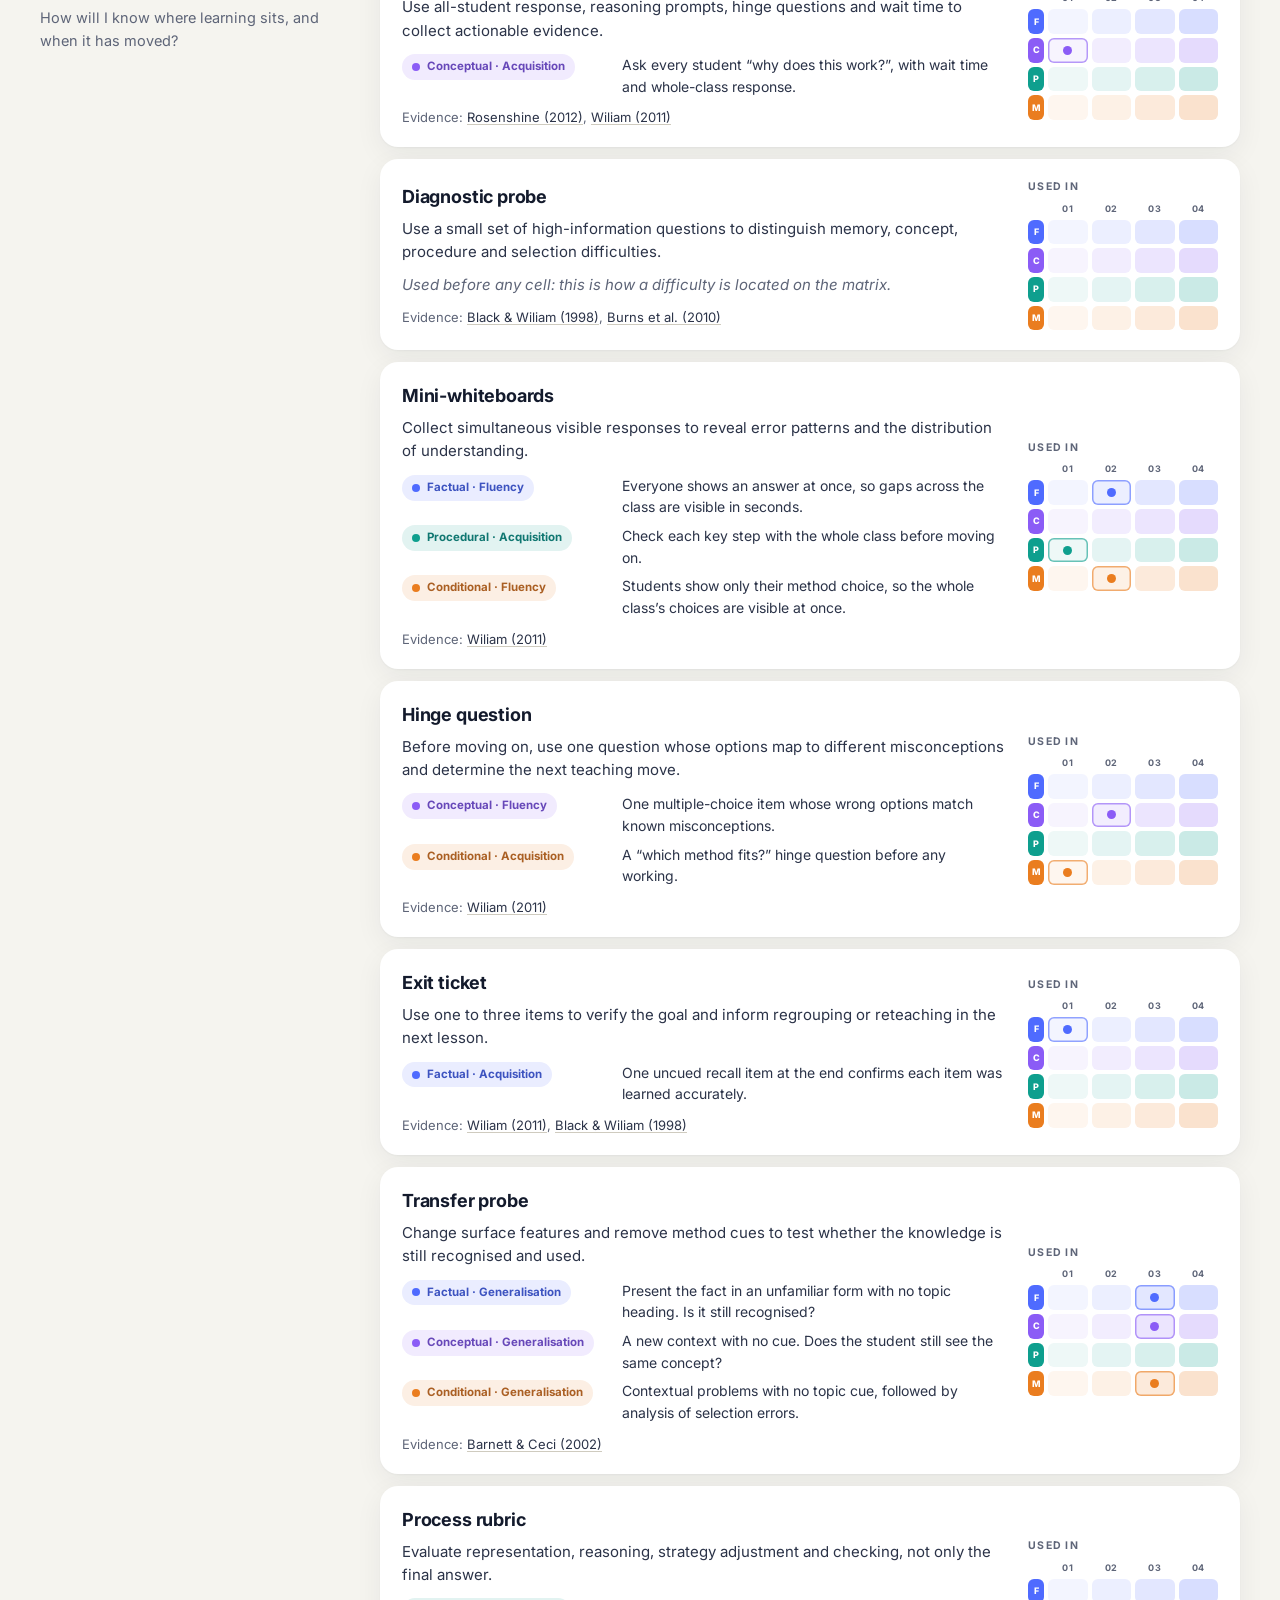
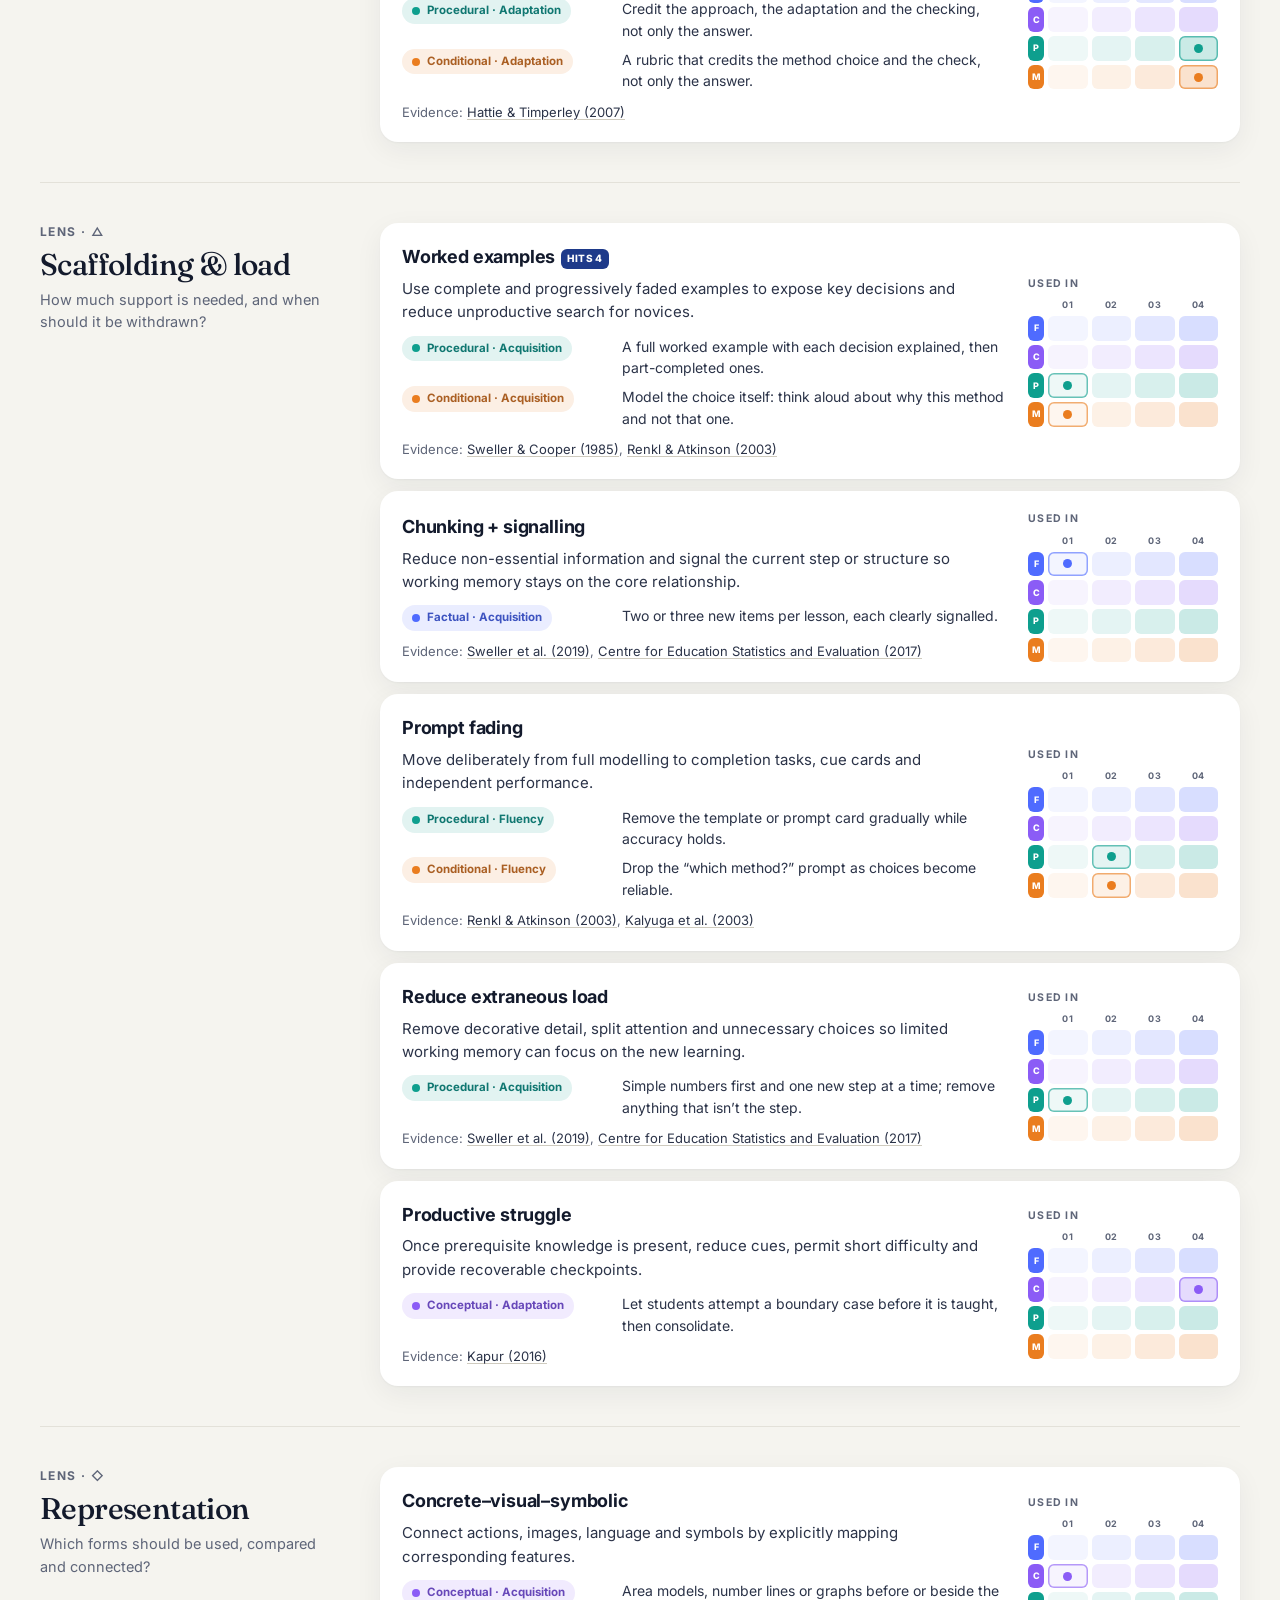
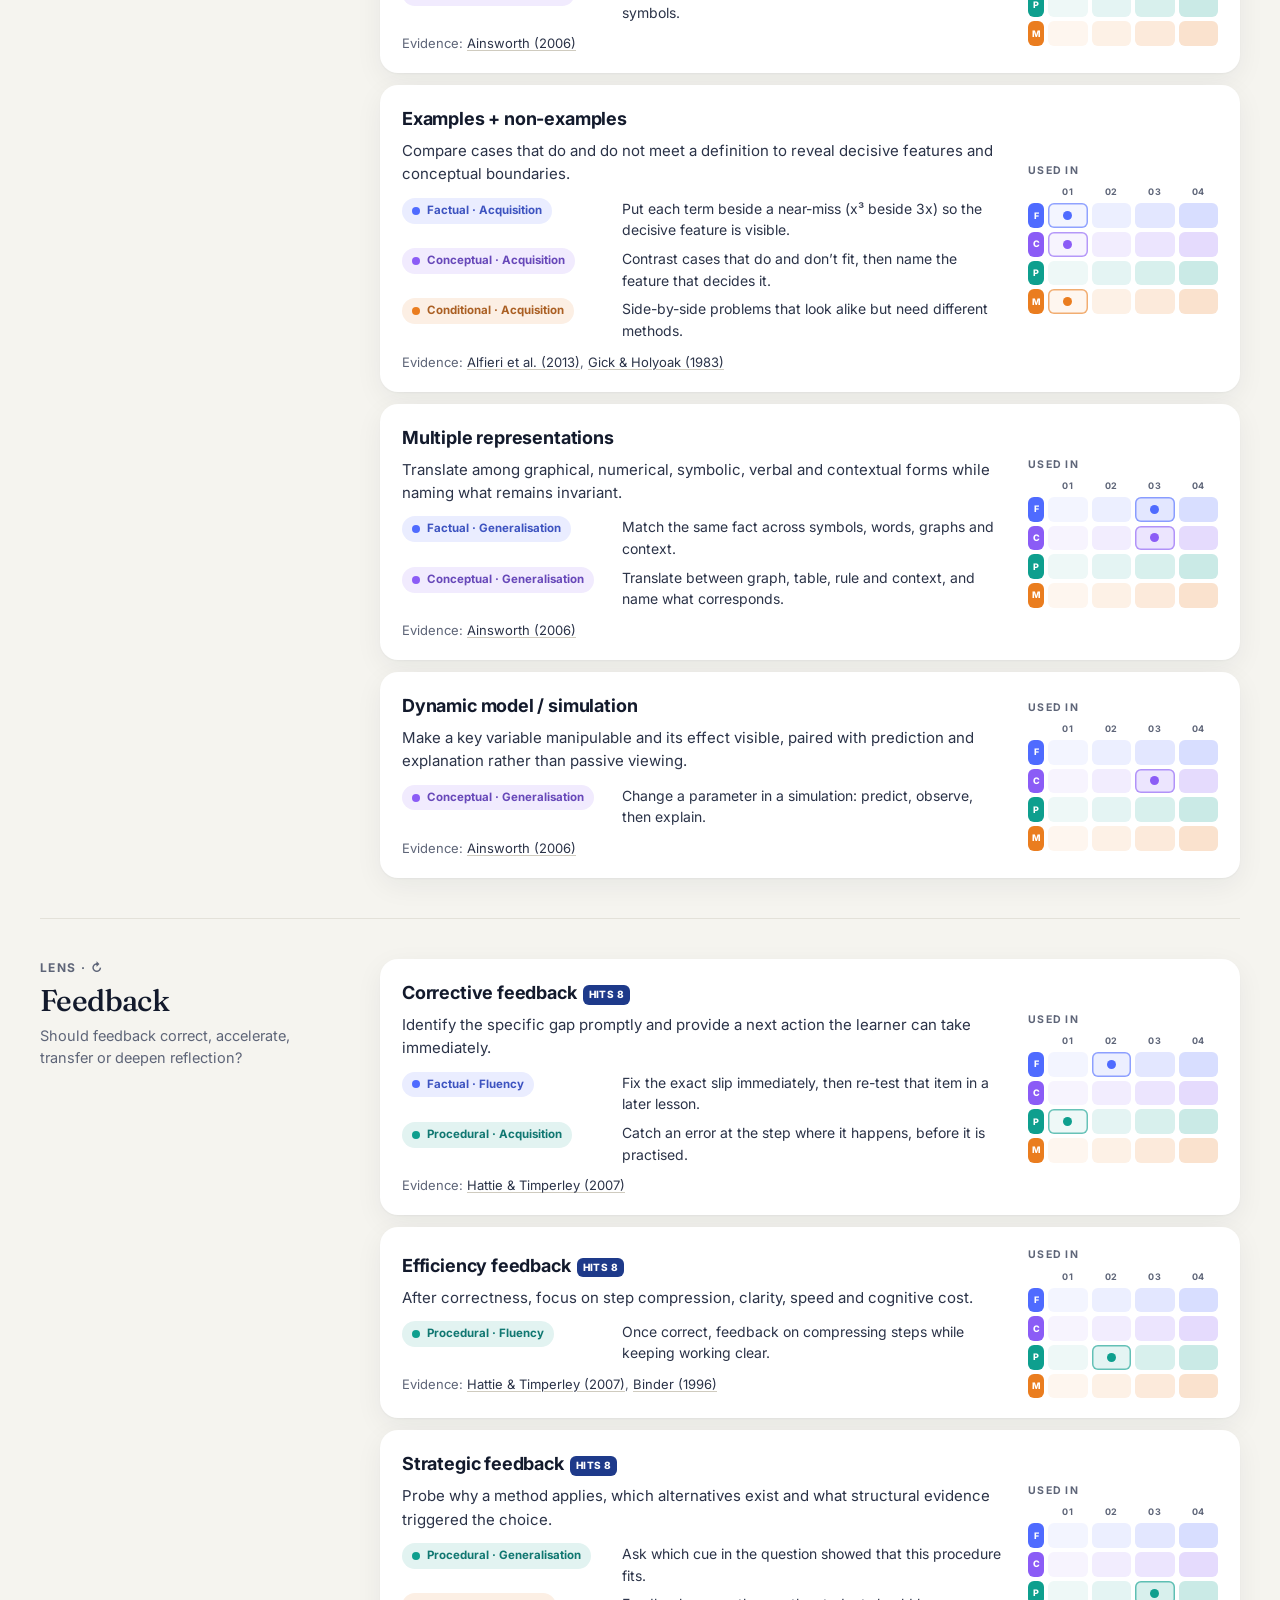
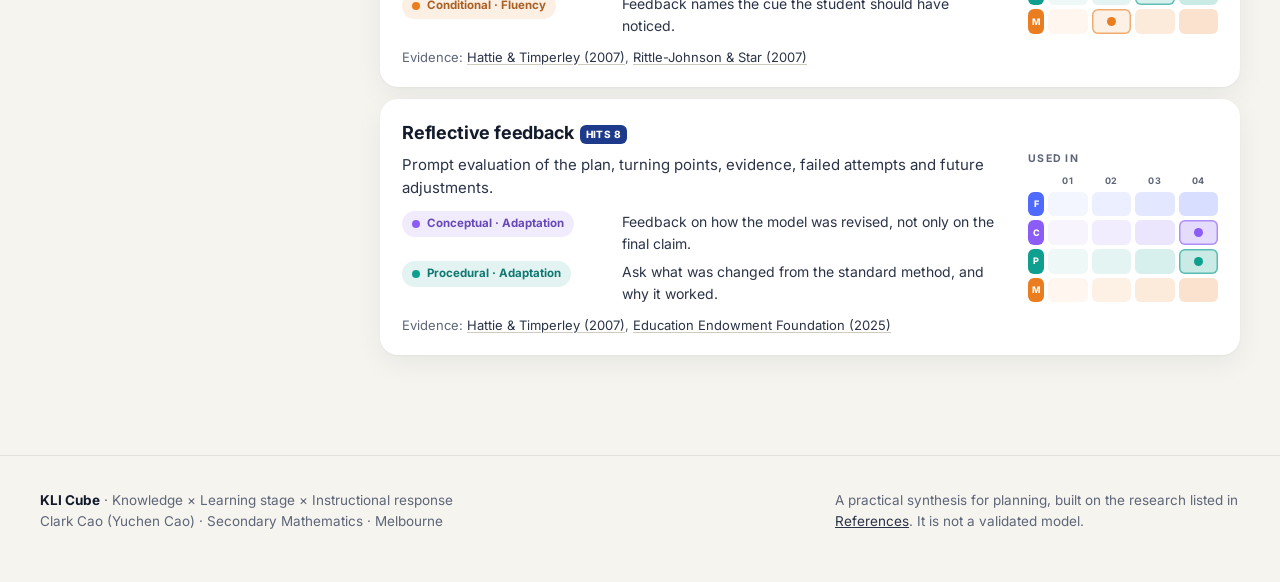
<file: strategies.html>
<!DOCTYPE html>
<html lang="en-AU">
<head>
<meta charset="utf-8">
<meta name="viewport" content="width=device-width, initial-scale=1">
<title>Strategies · KLI Cube</title>
<meta name="description" content="The teaching response in KLI Cube: 39 strategies across seven lenses, the 10 Victorian HITS located on the matrix, and how each strategy is used in each cell.">
<meta property="og:title" content="Strategies · KLI Cube">
<meta property="og:description" content="The teaching response in KLI Cube: 39 strategies across seven lenses, the 10 Victorian HITS located on the matrix, and how each strategy is used in each cell.">
<link rel="icon" href="assets/favicon.svg" type="image/svg+xml">
<link rel="preconnect" href="https://fonts.googleapis.com">
<link rel="preconnect" href="https://fonts.gstatic.com" crossorigin>
<link href="https://fonts.googleapis.com/css2?family=Fraunces:ital,opsz,wght@0,9..144,400;0,9..144,500;1,9..144,400;1,9..144,500&family=Inter:wght@400;500;600;700;800&display=swap" rel="stylesheet">
<link rel="stylesheet" href="assets/style.css">
<script>try{var l=new URLSearchParams(location.search).get("level")||localStorage.getItem("kli-level");if(l)document.documentElement.dataset.level=l}catch(e){}</script>
</head>
<body data-page="strategies">
<header class="topbar">
  <div class="shell">
    <a class="brand" href="index.html" data-keep-level><span class="brand-mark"><i></i><i></i><i></i><i></i></span><span>KLI Cube<small>Diagnose before you teach</small></span></a>
    <nav class="nav" aria-label="Main"><a href="index.html" data-keep-level>Matrix</a><a href="strategies.html" data-keep-level aria-current="page">Strategies</a><a href="cases.html" data-keep-level>Cases</a><a href="references.html" data-keep-level>References</a></nav>
    <div class="level-toggle" role="group" aria-label="Year band" data-level="junior">
      <span class="thumb"></span>
      <button data-level="junior" aria-pressed="true">Years 9–10</button>
      <button data-level="senior" aria-pressed="false">Years 11–12 · VCE</button>
    </div>
  </div>
</header>
<main>
  <div class="shell">
    <section class="page-hero">
      <div class="eyebrow">The instructional response</div>
      <h1>Two axes to diagnose.<br>Seven lenses to respond.</h1>
      <p>Knowledge type and learning stage locate the difficulty. The response is then chosen for that cell: 3–4 strategies, each tagged by the lens of practice it belongs to. A strategy is not good or bad in general, only right or wrong for a cell.</p>
      <div class="cube-explain reveal">
        <div class="cube-axis"><b>K</b><span><strong>Knowledge type</strong> · diagnose the row</span></div>
        <div class="cube-axis"><b>L</b><span><strong>Learning stage</strong> · diagnose the column</span></div>
        <div class="cube-axis"><b>I</b><span><strong>Instructional response</strong> · chosen for the cell</span></div>
      </div>
    </section>

    <section class="block" id="hits">
      <div class="section-head reveal">
        <div><div class="eyebrow">Victorian alignment</div><h2>The 10 HITS, located</h2></div>
        <p>All ten High Impact Teaching Strategies are in the matrix. The maps show which cells each one is chosen for, so the matrix answers when each strategy is the right move.</p>
      </div>
      <div class="hits-grid reveal" id="hits-grid"></div>
    </section>

    <div class="ref-index" id="lens-index"></div>
    <div id="lens-groups"></div>
  </div>
</main>

<footer class="footer">
  <div class="shell">
    <div><strong style="color:var(--ink)">KLI Cube</strong> · Knowledge × Learning stage × Instructional response<br>Clark Cao (Yuchen Cao) · Secondary Mathematics · Melbourne</div>
    <div style="max-width:30em">A practical synthesis for planning, built on the research listed in <a href="references.html" data-keep-level>References</a>. It is not a validated model.</div>
  </div>
</footer>
<script src="assets/data.js"></script>
<script src="assets/strategies.js"></script>
<script src="assets/app.js"></script>
</body>
</html>
</file>
<file: assets/style.css>
:root {
  --bg: #F5F4EF;
  --paper: #FFFFFF;
  --ink: #131A2C;
  --ink-2: #2B3348;
  --muted: #5E6578;
  --line: #E3E1D9;
  --line-2: #EDEBE4;
  --accent: #131A2C;
  --factual: #4F6BFF;
  --conceptual: #8B5CF6;
  --procedural: #0E9F8E;
  --conditional: #EA7D1F;
  --radius: 18px;
  --shadow: 0 1px 2px rgba(19,26,44,.04), 0 8px 28px rgba(19,26,44,.06);
  --shadow-lg: 0 2px 4px rgba(19,26,44,.05), 0 24px 60px rgba(19,26,44,.14);
  --ease: cubic-bezier(.2,.8,.2,1);
  --serif: "Fraunces", Georgia, "Times New Roman", serif;
  --sans: "Inter", system-ui, -apple-system, "Segoe UI", Roboto, sans-serif;
}

* { box-sizing: border-box; }
html { scroll-behavior: smooth; }
body {
  margin: 0; background: var(--bg); color: var(--ink);
  font-family: var(--sans); font-size: 16px; line-height: 1.55;
  -webkit-font-smoothing: antialiased;
}
a { color: inherit; }
button { font: inherit; color: inherit; }
.shell { width: min(1200px, 100% - 40px); margin: 0 auto; }
.serif { font-family: var(--serif); }
.eyebrow { font-size: 12px; font-weight: 700; letter-spacing: .12em; text-transform: uppercase; color: var(--muted); }
.muted { color: var(--muted); }

/* ---------- Top bar ---------- */
.topbar {
  position: sticky; top: 0; z-index: 50;
  background: color-mix(in srgb, var(--bg) 82%, transparent);
  backdrop-filter: blur(14px) saturate(1.4); -webkit-backdrop-filter: blur(14px) saturate(1.4);
  border-bottom: 1px solid color-mix(in srgb, var(--line) 70%, transparent);
}
.topbar .shell { display: flex; align-items: center; gap: 24px; height: 68px; }
.brand { display: flex; align-items: center; gap: 11px; text-decoration: none; font-weight: 700; letter-spacing: -.01em; }
.brand-mark { display: grid; grid-template-columns: 1fr 1fr; gap: 3px; width: 26px; height: 26px; }
.brand-mark i { border-radius: 4px; }
.brand-mark i:nth-child(1) { background: var(--factual); }
.brand-mark i:nth-child(2) { background: var(--conceptual); }
.brand-mark i:nth-child(3) { background: var(--procedural); }
.brand-mark i:nth-child(4) { background: var(--conditional); }
.brand small { display: block; font-weight: 500; font-size: 11.5px; color: var(--muted); letter-spacing: 0; }
.nav { display: flex; gap: 4px; margin-left: 8px; }
.nav a {
  text-decoration: none; font-size: 14px; font-weight: 500; color: var(--muted);
  padding: 8px 13px; border-radius: 999px; transition: background .2s, color .2s;
}
.nav a:hover { color: var(--ink); background: rgba(19,26,44,.05); }
.nav a[aria-current="page"] { color: var(--ink); background: var(--paper); box-shadow: var(--shadow); }

.level-toggle {
  margin-left: auto; position: relative; display: grid; grid-template-columns: 1fr 1fr;
  background: #E9E7E0; border-radius: 999px; padding: 4px; min-width: 250px;
}
.level-toggle button {
  position: relative; z-index: 1; border: 0; background: none; cursor: pointer;
  padding: 8px 14px; border-radius: 999px; font-size: 13.5px; font-weight: 600; color: var(--muted);
  transition: color .3s var(--ease); white-space: nowrap;
}
.level-toggle button[aria-pressed="true"] { color: #fff; }
.level-toggle .thumb {
  position: absolute; top: 4px; bottom: 4px; left: 4px; width: calc(50% - 4px);
  background: var(--ink); border-radius: 999px; box-shadow: 0 4px 14px rgba(19,26,44,.25);
  transition: transform .45s var(--ease);
}
.level-toggle[data-level="senior"] .thumb { transform: translateX(100%); }

/* ---------- Hero ---------- */
.hero { padding: 72px 0 56px; display: grid; grid-template-columns: 1.05fr .95fr; gap: 56px; align-items: center; }
.hero h1 {
  font-family: var(--serif); font-weight: 500; font-size: clamp(44px, 6vw, 76px);
  line-height: .98; letter-spacing: -.035em; margin: 14px 0 22px;
}
.hero h1 em { font-style: italic; color: var(--muted); }
.hero p.lead { font-size: 19px; line-height: 1.6; color: var(--ink-2); max-width: 34em; margin: 0 0 28px; }
.btn-row { display: flex; gap: 10px; flex-wrap: wrap; }
.btn {
  display: inline-flex; align-items: center; gap: 8px; text-decoration: none; cursor: pointer;
  padding: 13px 20px; border-radius: 999px; font-weight: 600; font-size: 15px; border: 1px solid var(--line);
  background: var(--paper); transition: transform .25s var(--ease), box-shadow .25s;
}
.btn:hover { transform: translateY(-2px); box-shadow: var(--shadow); }
.btn.primary { background: var(--ink); color: #fff; border-color: var(--ink); }

.demo {
  background: var(--paper); border-radius: 28px; padding: 30px; box-shadow: var(--shadow-lg);
  position: relative; overflow: hidden;
}
.demo-top { display: flex; justify-content: space-between; align-items: baseline; gap: 12px; }
.demo-wrong {
  font-family: var(--serif); font-size: clamp(26px, 3vw, 34px); letter-spacing: -.01em;
  margin: 10px 0 22px; position: relative; display: inline-block;
}
.wrong-mark {
  text-decoration: underline wavy transparent; text-decoration-thickness: 2px; text-underline-offset: 9px;
  animation: mark .6s .6s ease forwards;
}
@keyframes mark { to { text-decoration-color: #E5484D; } }
.wrong-mark::after { content: " ✗"; color: #E5484D; font-size: .7em; opacity: 0; animation: fadeIn .4s 1s forwards; }
@keyframes fadeIn { to { opacity: 1; } }
.mini { display: grid; grid-template-columns: 22px repeat(4, 1fr); gap: 6px; }
.mini .h { font-size: 10.5px; font-weight: 700; color: var(--muted); text-align: center; letter-spacing: .04em; }
.mini .r { font-size: 11px; font-weight: 800; display: grid; place-items: center; border-radius: 6px; color: #fff; }
.mini .c {
  aspect-ratio: 1.6; border-radius: 9px; background: color-mix(in srgb, var(--k) var(--t), #fff);
  position: relative; transition: transform .3s var(--ease);
}
.mini .c.on { box-shadow: inset 0 0 0 2px var(--k); }
.mini .c.on::after {
  content: attr(data-n); position: absolute; inset: 0; margin: auto; width: 24px; height: 24px; border-radius: 50%;
  background: var(--k); color: #fff; font-size: 12px; font-weight: 800; display: grid; place-items: center;
  animation: pop .5s calc(var(--d) * 130ms + 900ms) var(--ease) both;
}
@keyframes pop { from { transform: scale(0); opacity: 0; } to { transform: scale(1); opacity: 1; } }
.demo-foot { margin-top: 20px; font-family: var(--serif); font-size: 20px; font-style: italic; }
.demo-legend { margin: 14px 0 0; padding: 0; list-style: none; display: grid; gap: 7px; font-size: 13.5px; color: var(--ink-2); }
.demo-legend li { display: grid; grid-template-columns: 22px 1fr; gap: 8px; align-items: start; }
.demo-legend b.n { width: 20px; height: 20px; border-radius: 50%; color: #fff; font-size: 11px; display: grid; place-items: center; margin-top: 1px; }

/* ---------- Sections ---------- */
section.block { padding: 40px 0; }
.section-head { display: flex; justify-content: space-between; align-items: end; gap: 30px; margin-bottom: 26px; }
.section-head h2 { font-family: var(--serif); font-weight: 500; font-size: clamp(32px, 4vw, 46px); letter-spacing: -.03em; line-height: 1.02; margin: 8px 0 0; }
.section-head p { max-width: 36em; color: var(--muted); margin: 0; }

.steps { display: grid; grid-template-columns: repeat(3, 1fr); gap: 16px; }
.step { background: var(--paper); border-radius: var(--radius); padding: 24px; box-shadow: var(--shadow); }
.step .num { font-family: var(--serif); font-size: 40px; line-height: 1; color: #C9C6BC; }
.step h3 { margin: 12px 0 6px; font-size: 18px; letter-spacing: -.01em; }
.step p { margin: 0; color: var(--muted); font-size: 15px; }

.core-idea {
  background: var(--ink); color: #E9EBF2; border-radius: 24px; padding: 34px 38px;
  display: grid; grid-template-columns: 200px 1fr; gap: 30px; align-items: start;
}
.core-idea .eyebrow { color: #9AA1B5; }
.core-idea p { margin: 0; font-family: var(--serif); font-size: 21px; line-height: 1.5; color: #fff; }
.core-idea small { display: block; margin-top: 14px; font-family: var(--sans); font-size: 14px; color: #AEB4C6; }

/* ---------- Finder ---------- */
.finder { background: var(--paper); border-radius: 24px; box-shadow: var(--shadow); padding: 26px; display: grid; gap: 20px; }
.finder-q { display: grid; grid-template-columns: 230px 1fr; gap: 18px; align-items: start; }
.finder-q h3 { margin: 6px 0 0; font-size: 15.5px; line-height: 1.35; }
.finder-q h3 span { display: block; font-size: 12px; font-weight: 700; color: var(--muted); letter-spacing: .1em; text-transform: uppercase; margin-bottom: 4px; }
.chips { display: grid; grid-template-columns: repeat(4, 1fr); gap: 8px; }
.chip {
  border: 1px solid var(--line); background: #FBFAF7; border-radius: 14px; padding: 12px 14px; cursor: pointer;
  text-align: left; transition: border-color .2s, background .2s, transform .2s var(--ease), box-shadow .2s;
}
.chip b { display: block; font-size: 14.5px; }
.chip span { display: block; font-size: 12.5px; color: var(--muted); line-height: 1.4; margin-top: 3px; }
.chip:hover { transform: translateY(-2px); border-color: #CFCBBF; }
.chip[aria-pressed="true"] { border-color: var(--c, var(--ink)); background: color-mix(in srgb, var(--c, var(--ink)) 9%, #fff); box-shadow: 0 0 0 1px var(--c, var(--ink)); }
.finder-result {
  display: flex; align-items: center; gap: 16px; flex-wrap: wrap; border-top: 1px dashed var(--line); padding-top: 18px; min-height: 60px;
}
.finder-result .placeholder { color: var(--muted); font-size: 14.5px; }
.finder-result .found { font-size: 17px; }
.finder-result .found b { font-family: var(--serif); font-size: 22px; font-weight: 500; }
.linkish { background: none; border: 0; color: var(--muted); text-decoration: underline; cursor: pointer; font-size: 14px; padding: 0; }

/* ---------- Matrix ---------- */
.matrix-scroll { overflow-x: auto; margin: 0 -8px; padding: 8px; }
.matrix {
  display: grid; grid-template-columns: 190px repeat(4, minmax(170px, 1fr)); gap: 8px; min-width: 920px;
}
.mx-corner { font-size: 12px; color: var(--muted); font-weight: 600; padding: 10px 6px; line-height: 1.7; align-self: end; }
.mx-stage { padding: 14px 16px 12px; position: relative; }
.mx-stage .step-no { font-family: var(--serif); font-size: 15px; color: var(--muted); }
.mx-stage h3 { margin: 2px 0 2px; font-size: 19px; letter-spacing: -.015em; }
.mx-stage p { margin: 0; color: var(--muted); font-size: 13.5px; }
.mx-stage::after {
  content: ""; position: absolute; left: 16px; right: 16px; bottom: 0; height: 3px; border-radius: 3px;
  background: linear-gradient(90deg, var(--ink) var(--p), #DCD9CF var(--p));
}
.mx-label { font-size: 12px; font-weight: 700; letter-spacing: .06em; text-transform: uppercase; color: var(--muted); padding: 12px 6px; }
.mx-label small { display: block; text-transform: none; letter-spacing: 0; font-weight: 500; }
.mx-emph { background: #ECEAE3; border-radius: 12px; padding: 11px 14px; font-size: 13.5px; font-weight: 600; color: var(--ink-2); }
.mx-link { border: 1px dashed #CFCBBF; border-radius: 12px; padding: 10px 14px; font-size: 13px; color: var(--ink-2); }
.mx-row {
  border-radius: var(--radius); padding: 16px; background: var(--paper); box-shadow: var(--shadow);
  border-left: 5px solid var(--k); display: flex; flex-direction: column; justify-content: center;
}
.mx-row .ico { width: 30px; height: 30px; border-radius: 9px; background: var(--k); color: #fff; font-weight: 800; display: grid; place-items: center; font-size: 14px; margin-bottom: 9px; }
.mx-row h3 { margin: 0; font-size: 17px; }
.mx-row p { margin: 2px 0 0; font-size: 13.5px; font-weight: 600; color: var(--ink-2); }
.mx-row small { color: var(--muted); font-size: 12.5px; }
.cell {
  border: 0; text-align: left; cursor: pointer; border-radius: var(--radius); padding: 16px 16px 18px;
  background: color-mix(in srgb, var(--k) var(--t), #fff);
  box-shadow: inset 0 0 0 1px color-mix(in srgb, var(--k) 14%, transparent);
  transition: transform .3s var(--ease), box-shadow .3s var(--ease), opacity .35s, filter .35s;
  display: flex; flex-direction: column; gap: 7px; position: relative; min-height: 150px;
}
.cell h4 { margin: 0; font-size: 15.5px; line-height: 1.3; letter-spacing: -.01em; color: color-mix(in srgb, var(--k) 55%, var(--ink)); }
.cell p { margin: 0; font-size: 13.5px; line-height: 1.5; color: var(--ink-2); }
.cell .more { margin-top: auto; font-size: 12px; font-weight: 700; color: color-mix(in srgb, var(--k) 70%, var(--ink)); opacity: 0; transform: translateY(4px); transition: .25s var(--ease); }
.cell:hover, .cell:focus-visible { transform: translateY(-3px); box-shadow: inset 0 0 0 1.5px var(--k), var(--shadow-lg); outline: none; }
.cell:hover .more, .cell:focus-visible .more { opacity: 1; transform: none; }
.matrix.has-target .cell:not(.target) { opacity: .32; filter: saturate(.4); }
.matrix.has-target .cell.target { box-shadow: inset 0 0 0 2.5px var(--k), var(--shadow-lg); transform: scale(1.03); z-index: 2; }
.matrix-note { font-size: 13.5px; color: var(--muted); margin: 14px 0 0; }

/* ---------- Drawer ---------- */
dialog.drawer {
  margin: 0 0 0 auto; height: 100%; max-height: 100%; width: min(520px, 100%); border: 0; padding: 0;
  background: var(--paper); color: var(--ink); box-shadow: var(--shadow-lg);
}
dialog.drawer[open] { animation: slideIn .45s var(--ease); }
dialog.drawer::backdrop { background: rgba(19,26,44,.35); backdrop-filter: blur(3px); }
@keyframes slideIn { from { transform: translateX(40px); opacity: 0; } to { transform: none; opacity: 1; } }
.drawer-inner { padding: 34px 34px 40px; }
.drawer-close { position: absolute; top: 18px; right: 18px; width: 38px; height: 38px; border-radius: 50%; border: 1px solid var(--line); background: var(--paper); cursor: pointer; font-size: 18px; }
.pill { display: inline-flex; align-items: center; gap: 7px; padding: 6px 12px; border-radius: 999px; font-size: 12.5px; font-weight: 700; background: color-mix(in srgb, var(--k) 12%, #fff); color: color-mix(in srgb, var(--k) 70%, var(--ink)); }
.pill i { width: 8px; height: 8px; border-radius: 50%; background: var(--k); }
.drawer h2 { font-family: var(--serif); font-weight: 500; font-size: 34px; letter-spacing: -.025em; line-height: 1.08; margin: 16px 0 12px; }
.drawer .move { font-size: 17px; line-height: 1.6; color: var(--ink-2); margin: 0 0 26px; }
.drawer h5 { font-size: 12px; text-transform: uppercase; letter-spacing: .1em; color: var(--muted); margin: 24px 0 8px; }
.drawer ul { margin: 0; padding-left: 0; list-style: none; display: grid; gap: 8px; }
.drawer ul li { position: relative; padding-left: 26px; }
.drawer ul li::before { content: "✓"; position: absolute; left: 0; top: 0; color: var(--k); font-weight: 800; }
.drawer .avoid { background: #FFF3EE; border-radius: 14px; padding: 14px 16px; color: #8A3B1E; font-size: 15px; }
.drawer .refs { display: grid; gap: 8px; }
.drawer .refs a { text-decoration: none; border: 1px solid var(--line); border-radius: 12px; padding: 10px 13px; font-size: 13.5px; transition: border-color .2s, transform .2s var(--ease); }
.drawer .refs a:hover { border-color: var(--k); transform: translateX(3px); }
.drawer .refs a b { display: block; font-size: 14px; }
.drawer .refs a span { color: var(--muted); }
.drawer .nav-cells { display: flex; justify-content: space-between; gap: 10px; margin-top: 30px; padding-top: 18px; border-top: 1px solid var(--line); }
.drawer .nav-cells button { border: 1px solid var(--line); background: var(--paper); border-radius: 999px; padding: 8px 14px; cursor: pointer; font-size: 13px; }

/* ---------- Principles ---------- */
.principles { display: grid; grid-template-columns: repeat(3, 1fr); gap: 14px; }
.principle { background: var(--paper); border-radius: var(--radius); padding: 22px 22px 24px; box-shadow: var(--shadow); }
.principle h3 { margin: 0 0 6px; font-family: var(--serif); font-weight: 500; font-size: 21px; letter-spacing: -.015em; }
.principle p { margin: 0; color: var(--muted); font-size: 14.5px; }
.principle.extra { background: #EEF6F4; }

/* ---------- Cases ---------- */
.page-hero { padding: 64px 0 28px; }
.page-hero h1 { font-family: var(--serif); font-weight: 500; font-size: clamp(42px, 5.5vw, 66px); letter-spacing: -.035em; line-height: 1; margin: 12px 0 16px; }
.page-hero p { font-size: 18.5px; color: var(--ink-2); max-width: 40em; margin: 0; }
.case-tabs { display: flex; gap: 8px; flex-wrap: wrap; margin: 28px 0 0; }
.case-tabs a { text-decoration: none; padding: 9px 15px; border-radius: 999px; background: var(--paper); box-shadow: var(--shadow); font-size: 14px; font-weight: 600; }
.case { background: var(--paper); border-radius: 28px; box-shadow: var(--shadow); padding: 36px; margin: 26px 0; scroll-margin-top: 90px; }
.case-head { display: grid; grid-template-columns: 1fr 300px; gap: 40px; align-items: start; }
.case-head h2 { font-family: var(--serif); font-weight: 500; font-size: clamp(30px, 3.6vw, 44px); letter-spacing: -.02em; margin: 12px 0 14px; line-height: 1.1; }
.case-head h2 .quote { font-style: italic; }
.case-head p { color: var(--ink-2); font-size: 16.5px; margin: 0; max-width: 38em; }
.case-head .mini .c { cursor: default; }
.case-head .mini .c.hl { transform: scale(1.12); box-shadow: inset 0 0 0 2px var(--k), 0 6px 16px rgba(19,26,44,.18); }
.case .mini .c.on::after { animation: none; }
.paths { display: grid; grid-template-columns: repeat(2, 1fr); gap: 14px; margin-top: 30px; }
.path {
  border-radius: 20px; padding: 22px; background: color-mix(in srgb, var(--k) 6%, #fff);
  border: 1px solid color-mix(in srgb, var(--k) 18%, #fff); transition: transform .3s var(--ease), box-shadow .3s;
}
.path:hover { transform: translateY(-3px); box-shadow: var(--shadow-lg); }
.path-top { display: flex; align-items: center; gap: 10px; margin-bottom: 14px; }
.path-top .n { width: 28px; height: 28px; border-radius: 50%; background: var(--k); color: #fff; font-weight: 800; font-size: 13px; display: grid; place-items: center; }
.path dl { margin: 0; display: grid; gap: 12px; }
.path dt { font-size: 11.5px; font-weight: 800; letter-spacing: .1em; text-transform: uppercase; color: var(--muted); }
.path dd { margin: 2px 0 0; font-size: 15px; color: var(--ink-2); }
.path dd.move { font-weight: 600; color: var(--ink); }
.case-foot { margin-top: 24px; font-family: var(--serif); font-style: italic; font-size: 21px; text-align: center; color: var(--ink-2); }
.reflection { background: var(--ink); color: #E9EBF2; border-radius: 28px; padding: 36px; margin: 26px 0 10px; }
.reflection h2 { font-family: var(--serif); font-weight: 500; font-size: 32px; margin: 8px 0 20px; color: #fff; letter-spacing: -.02em; }
.reflection .eyebrow { color: #9AA1B5; }
.reflection-items { display: grid; grid-template-columns: 1fr 1fr; gap: 14px; }
.reflection-item { background: rgba(255,255,255,.06); border: 1px solid rgba(255,255,255,.1); border-radius: 18px; padding: 20px; }
.reflection-item .pill { background: rgba(255,255,255,.1); color: #fff; }
.reflection-item p { margin: 12px 0 0; color: #D6DAE6; font-size: 15px; }
.reflection .note { margin: 18px 0 0; color: #AEB4C6; font-style: italic; }

/* ---------- References ---------- */
.evidence-map {
  background: var(--paper); border-radius: 28px; box-shadow: var(--shadow); padding: 34px;
  display: grid; grid-template-columns: 340px 1fr; gap: 40px; align-items: center; margin-top: 30px;
}
.emap { display: grid; grid-template-columns: 54px repeat(4, 1fr); grid-template-rows: 40px repeat(4, 46px); gap: 5px; }
.emap .col-h { border-radius: 8px; background: #ECEAE3; }
.emap .row-h { border-radius: 8px; background: var(--k); }
.emap .c { border-radius: 8px; background: color-mix(in srgb, var(--k) var(--t), #fff); }
.emap-legend { display: grid; gap: 14px; }
.emap-legend a { display: grid; grid-template-columns: 42px 1fr; gap: 14px; align-items: start; text-decoration: none; padding: 12px; border-radius: 14px; transition: background .2s; }
.emap-legend a:hover { background: #F5F4EF; }
.emap-legend .sw { width: 42px; height: 42px; border-radius: 10px; }
.emap-legend b { display: block; font-size: 16px; }
.emap-legend span { color: var(--muted); font-size: 14px; }
.synthesis { margin-top: 18px; border-left: 4px solid var(--ink); padding: 6px 0 6px 18px; color: var(--ink-2); font-size: 15.5px; max-width: 54em; }
.ref-group { display: grid; grid-template-columns: 300px 1fr; gap: 40px; padding: 40px 0; border-top: 1px solid var(--line); scroll-margin-top: 80px; }
.ref-group:first-of-type { border-top: 0; }
.ref-group-head { position: sticky; top: 96px; align-self: start; }
.ref-group-head h2 { font-family: var(--serif); font-weight: 500; font-size: 30px; letter-spacing: -.02em; margin: 6px 0 8px; line-height: 1.1; }
.ref-group-head p { color: var(--muted); font-size: 14.5px; margin: 0; }
.ref-list { display: grid; gap: 12px; }
.ref { background: var(--paper); border-radius: 16px; padding: 18px 20px; box-shadow: var(--shadow); scroll-margin-top: 90px; transition: box-shadow .4s; }
.ref:target { box-shadow: 0 0 0 2px var(--ink), var(--shadow-lg); }
.ref .cite { font-size: 15px; line-height: 1.55; padding-left: 2em; text-indent: -2em; }
.ref .supports { margin-top: 10px; font-size: 14px; color: var(--muted); display: flex; gap: 8px; }
.ref .supports::before { content: "→"; color: var(--ink); font-weight: 700; }
.ref a.doi { font-size: 13px; color: var(--muted); word-break: break-all; }
.ref a.doi:hover { color: var(--ink); }
.ref-index { display: flex; gap: 8px; flex-wrap: wrap; margin-top: 24px; }
.ref-index a { text-decoration: none; padding: 8px 13px; border-radius: 999px; background: var(--paper); box-shadow: var(--shadow); font-size: 13.5px; font-weight: 600; }
.ref-index a small { color: var(--muted); font-weight: 500; margin-left: 4px; }


/* ---------- Matrix view controls ---------- */
.lens-panel { background: var(--paper); border-radius: 22px; box-shadow: var(--shadow); padding: 16px 18px; margin-bottom: 16px; display: grid; gap: 12px; }
.view-row { display: flex; align-items: center; gap: 18px; flex-wrap: wrap; }
.seg { display: inline-grid; grid-template-columns: 1fr 1fr; background: #E9E7E0; border-radius: 999px; padding: 4px; }
.seg button { border: 0; background: none; border-radius: 999px; padding: 8px 18px; font-size: 14px; font-weight: 600; color: var(--muted); cursor: pointer; transition: background .3s var(--ease), color .3s; }
.seg button[aria-pressed="true"] { background: var(--ink); color: #fff; box-shadow: 0 4px 14px rgba(19,26,44,.2); }
.switch { display: inline-flex; align-items: center; gap: 10px; font-size: 14px; font-weight: 600; cursor: pointer; user-select: none; }
.switch input { position: absolute; opacity: 0; pointer-events: none; }
.switch .track { width: 40px; height: 23px; border-radius: 999px; background: #D9D6CC; position: relative; transition: background .25s; }
.switch .track::after { content: ""; position: absolute; top: 3px; left: 3px; width: 17px; height: 17px; border-radius: 50%; background: #fff; box-shadow: 0 1px 3px rgba(0,0,0,.2); transition: transform .3s var(--ease); }
.switch input:checked + .track { background: #1E3A8A; }
.switch input:checked + .track::after { transform: translateX(17px); }
.switch input:focus-visible + .track { outline: 2px solid var(--ink); outline-offset: 2px; }
.lens-bar { display: flex; gap: 6px; flex-wrap: wrap; }
.lens-bar[hidden] { display: none; }
.lens-btn {
  border: 1px solid var(--line); background: #FBFAF7; border-radius: 999px; padding: 7px 12px; cursor: pointer;
  font-size: 13px; font-weight: 600; display: inline-flex; gap: 6px; align-items: center;
  transition: background .25s, color .25s, border-color .25s, transform .25s var(--ease);
}
.lens-btn span { opacity: .6; }
.lens-btn:hover { transform: translateY(-2px); border-color: #CFCBBF; }
.lens-btn[aria-pressed="true"] { background: var(--ink); color: #fff; border-color: var(--ink); }
.lens-q { margin: 0; font-size: 14px; color: var(--muted); }
.cell-strats { margin: 0; padding: 0; list-style: none; display: grid; gap: 5px; }
.cell-strats li { font-size: 13px; font-weight: 600; color: var(--ink-2); background: rgba(255,255,255,.75); border-radius: 9px; padding: 6px 9px; line-height: 1.3; transition: opacity .3s; }
.cell-strats li.off { opacity: .28; }
.cell-strats .ldot { display: inline-block; width: 16px; color: color-mix(in srgb, var(--k) 70%, var(--ink)); opacity: .8; }
.cell.muted { opacity: .35; filter: saturate(.5); }
.cell-hits { margin-top: 2px; align-self: flex-start; font-size: 10.5px; font-weight: 800; letter-spacing: .04em; padding: 3px 7px; border-radius: 6px; background: #1E3A8A; color: #fff; }
.hits-tag { display: inline-block; margin-left: 6px; font-size: 10px; font-weight: 800; letter-spacing: .04em; padding: 2px 6px; border-radius: 6px; background: #1E3A8A; color: #fff; vertical-align: 1px; white-space: nowrap; }
.lens-tag { display: inline-block; margin-left: 6px; font-size: 11px; font-weight: 600; padding: 2px 8px; border-radius: 999px; background: #F0EEE8; color: var(--muted); white-space: nowrap; vertical-align: 1px; }

.d-strats { display: grid; gap: 8px; }
.d-strat { background: color-mix(in srgb, var(--k) 6%, #fff); border: 1px solid color-mix(in srgb, var(--k) 16%, #fff); border-radius: 14px; padding: 12px 14px; }
.d-strat-top b { font-size: 15px; }
.d-strat p { margin: 5px 0 0; font-size: 14px; color: var(--ink-2); }
.d-more { font-size: 13px; color: var(--muted); margin-top: 2px; }

.strat-uses { list-style: none; margin: 12px 0 0; padding: 0; display: grid; gap: 7px; }
.strat-uses li { display: grid; grid-template-columns: 210px 1fr; gap: 10px; align-items: start; font-size: 14px; color: var(--ink-2); }
.strat-uses .pill { justify-self: start; font-size: 11.5px; padding: 4px 10px; }
.strat-note { margin-top: 10px !important; font-style: italic; color: var(--muted) !important; }
@media (max-width: 720px) { .strat-uses li { grid-template-columns: 1fr; gap: 4px; } }

.mini .c.dot::after { content: ""; position: absolute; inset: 0; margin: auto; width: 9px; height: 9px; border-radius: 50%; background: var(--k); }
.mini .c.dot { box-shadow: inset 0 0 0 1.5px color-mix(in srgb, var(--k) 60%, transparent); }

.cube-explain { display: flex; gap: 10px; flex-wrap: wrap; margin-top: 26px; }
.cube-axis { display: flex; align-items: center; gap: 10px; background: var(--paper); box-shadow: var(--shadow); border-radius: 999px; padding: 7px 16px 7px 7px; font-size: 14.5px; }
.cube-axis b { width: 30px; height: 30px; border-radius: 50%; background: var(--ink); color: #fff; display: grid; place-items: center; font-size: 13px; }
.hits-grid { display: grid; grid-template-columns: repeat(2, 1fr); gap: 12px; }
.hits-card { background: var(--paper); border-radius: 18px; box-shadow: var(--shadow); padding: 16px 18px; display: grid; grid-template-columns: 40px 1fr 150px; gap: 14px; align-items: center; }
.hits-n { width: 40px; height: 40px; border-radius: 12px; background: #1E3A8A; color: #fff; font-weight: 800; display: grid; place-items: center; font-size: 16px; }
.hits-body b { display: block; font-size: 16px; }
.hits-body span { font-size: 13.5px; color: var(--muted); }
.hits-body a, .strat-refs a { color: var(--ink-2); text-decoration: underline; text-decoration-color: #CFCBBF; text-underline-offset: 2px; }
.hits-card .mini { gap: 3px; grid-template-columns: 14px repeat(4, 1fr); }
.hits-card .mini .h { font-size: 8px; }
.hits-card .mini .r { font-size: 8px; border-radius: 4px; }
.hits-card .mini .c { border-radius: 5px; }
.hits-card .mini .c.dot::after { width: 6px; height: 6px; }
.strat-list { display: grid; gap: 12px; }
.strat { background: var(--paper); border-radius: 18px; box-shadow: var(--shadow); padding: 20px 22px; display: grid; grid-template-columns: 1fr 190px; gap: 24px; align-items: center; scroll-margin-top: 90px; transition: box-shadow .4s; }
.strat:target { box-shadow: 0 0 0 2px var(--ink), var(--shadow-lg); }
.strat h3 { margin: 0 0 6px; font-size: 18px; letter-spacing: -.01em; }
.strat p { margin: 0; color: var(--ink-2); font-size: 15px; }
.strat-refs { margin-top: 10px; font-size: 13px; color: var(--muted); }
.strat-map .eyebrow { font-size: 10.5px; margin-bottom: 6px; }
.strat-map .mini { gap: 4px; grid-template-columns: 16px repeat(4, 1fr); }
.strat-map .mini .h, .strat-map .mini .r { font-size: 9px; }
.strat-map .mini .c { border-radius: 6px; }
@media (max-width: 980px) {
  .hits-grid { grid-template-columns: 1fr; }
}
@media (max-width: 720px) {
  .hits-card { grid-template-columns: 40px 1fr; }
  .hits-card .mini { grid-column: 1 / -1; max-width: 220px; }
  .strat { grid-template-columns: 1fr; }
  .strat-map { max-width: 220px; }
}

/* ---------- Footer ---------- */
.footer { margin-top: 60px; padding: 34px 0 50px; border-top: 1px solid var(--line); color: var(--muted); font-size: 13.5px; }
.footer .shell { display: flex; justify-content: space-between; gap: 30px; flex-wrap: wrap; }
.footer a { color: var(--ink-2); }

/* ---------- Motion ---------- */
.reveal { opacity: 0; transform: translateY(14px); transition: opacity .7s var(--ease), transform .7s var(--ease); }
.reveal.in { opacity: 1; transform: none; }
.swap { animation: swap .5s var(--ease); }
@keyframes swap { from { opacity: .2; transform: translateY(6px); } to { opacity: 1; transform: none; } }

/* ---------- Responsive ---------- */
@media (max-width: 980px) {
  .hero { grid-template-columns: 1fr; gap: 36px; padding-top: 48px; }
  .steps, .principles { grid-template-columns: 1fr 1fr; }
  .core-idea { grid-template-columns: 1fr; gap: 12px; }
  .finder-q { grid-template-columns: 1fr; gap: 10px; }
  .chips { grid-template-columns: 1fr 1fr; }
  .case-head { grid-template-columns: 1fr; gap: 24px; }
  .case-head .mini { max-width: 320px; }
  .evidence-map { grid-template-columns: 1fr; }
  .emap { max-width: 340px; }
  .ref-group { grid-template-columns: 1fr; gap: 18px; }
  .ref-group-head { position: static; }
}
@media (max-width: 720px) {
  .shell { width: min(100% - 28px, 1200px); }
  .topbar .shell { flex-wrap: wrap; height: auto; padding: 10px 0; gap: 10px; }
  .nav { order: 3; margin-left: 0; width: 100%; }
  .level-toggle { order: 2; width: 100%; min-width: 0; margin-left: 0; }
  .level-toggle button { padding: 7px 10px; font-size: 12.5px; }
  .steps, .principles, .paths, .reflection-items { grid-template-columns: 1fr; }
  .case, .reflection, .evidence-map { padding: 24px; border-radius: 22px; }
}
@media (prefers-reduced-motion: reduce) {
  *, *::before, *::after { animation-duration: .01ms !important; animation-delay: 0ms !important; transition-duration: .01ms !important; }
  .reveal { opacity: 1; transform: none; }
}
@media print {
  .topbar, .finder, .btn-row, .footer, .demo, .level-toggle { display: none !important; }
  body { background: #fff; }
  .reveal { opacity: 1 !important; transform: none !important; }
  .cell, .mx-row, .step, .principle, .case, .ref { box-shadow: none !important; border: 1px solid #ddd; }
  .matrix { min-width: 0; }
  .case, .ref { break-inside: avoid; }
}
</file>
